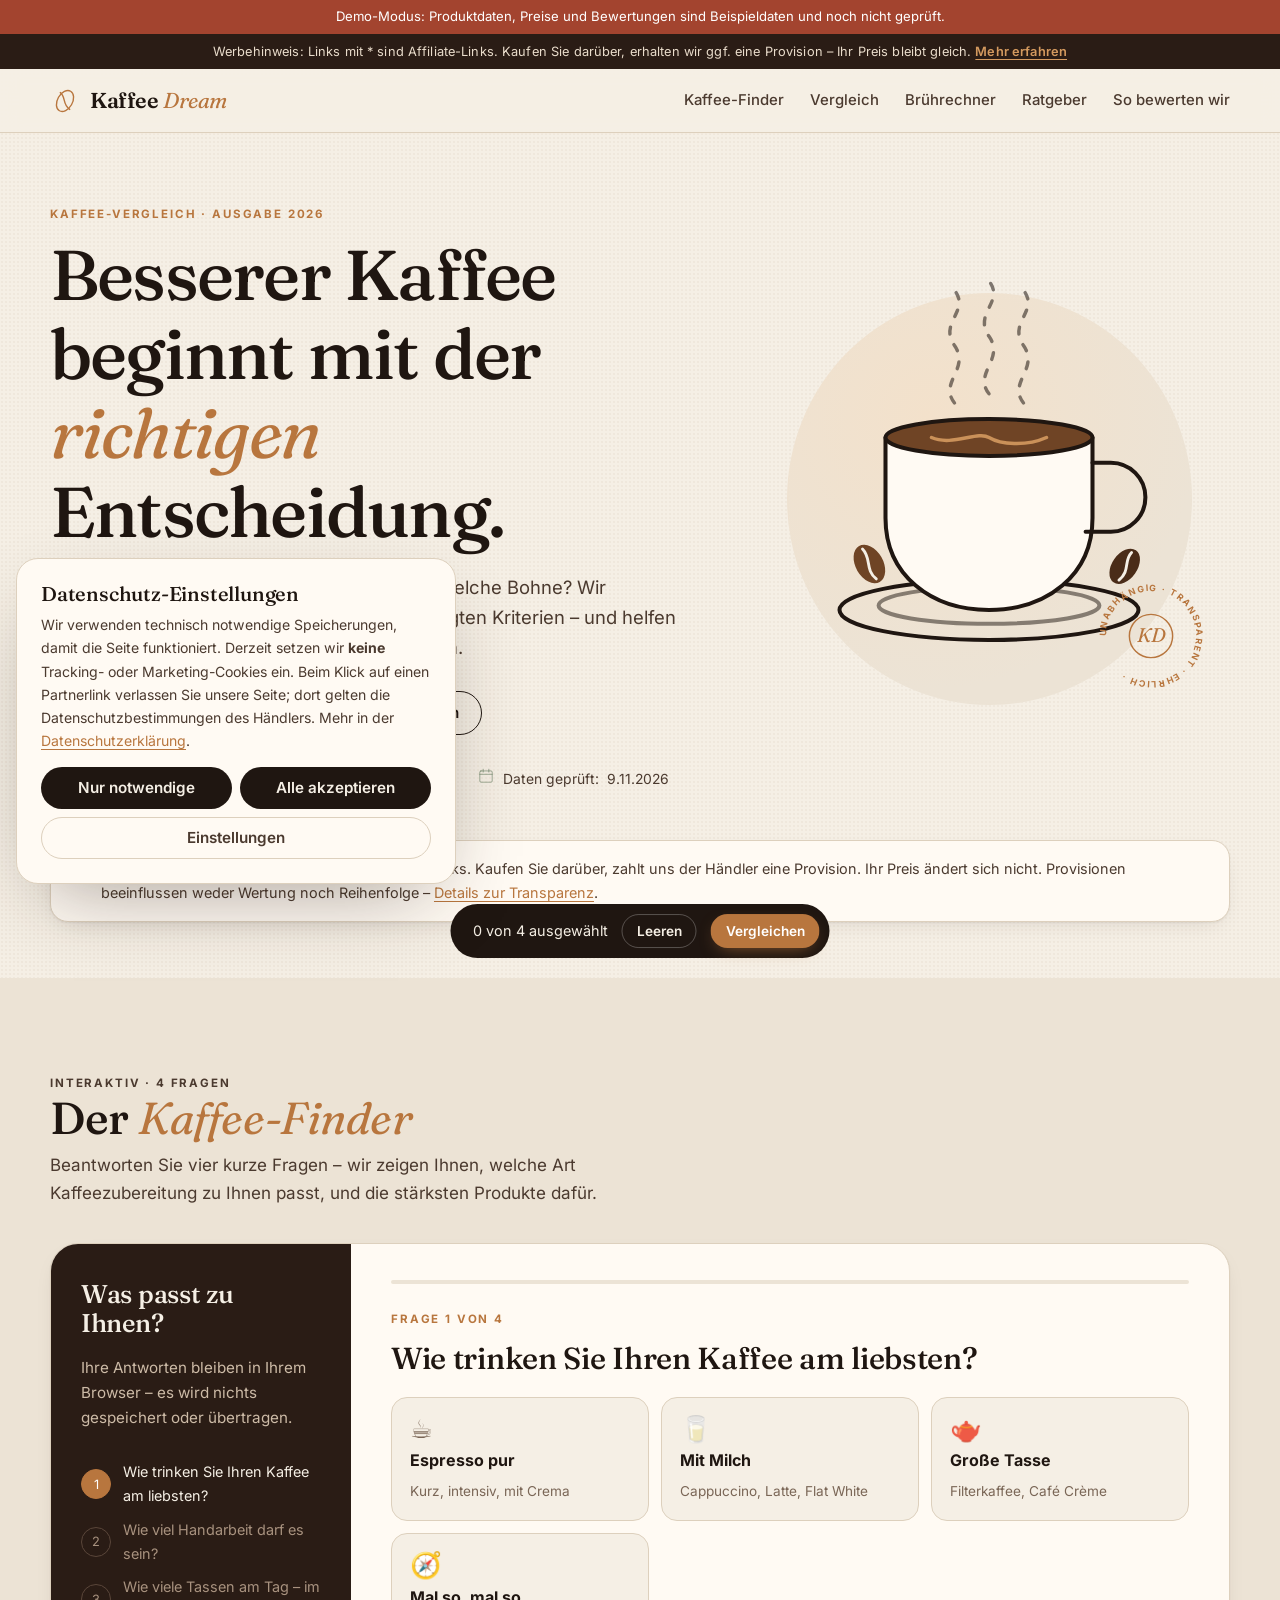
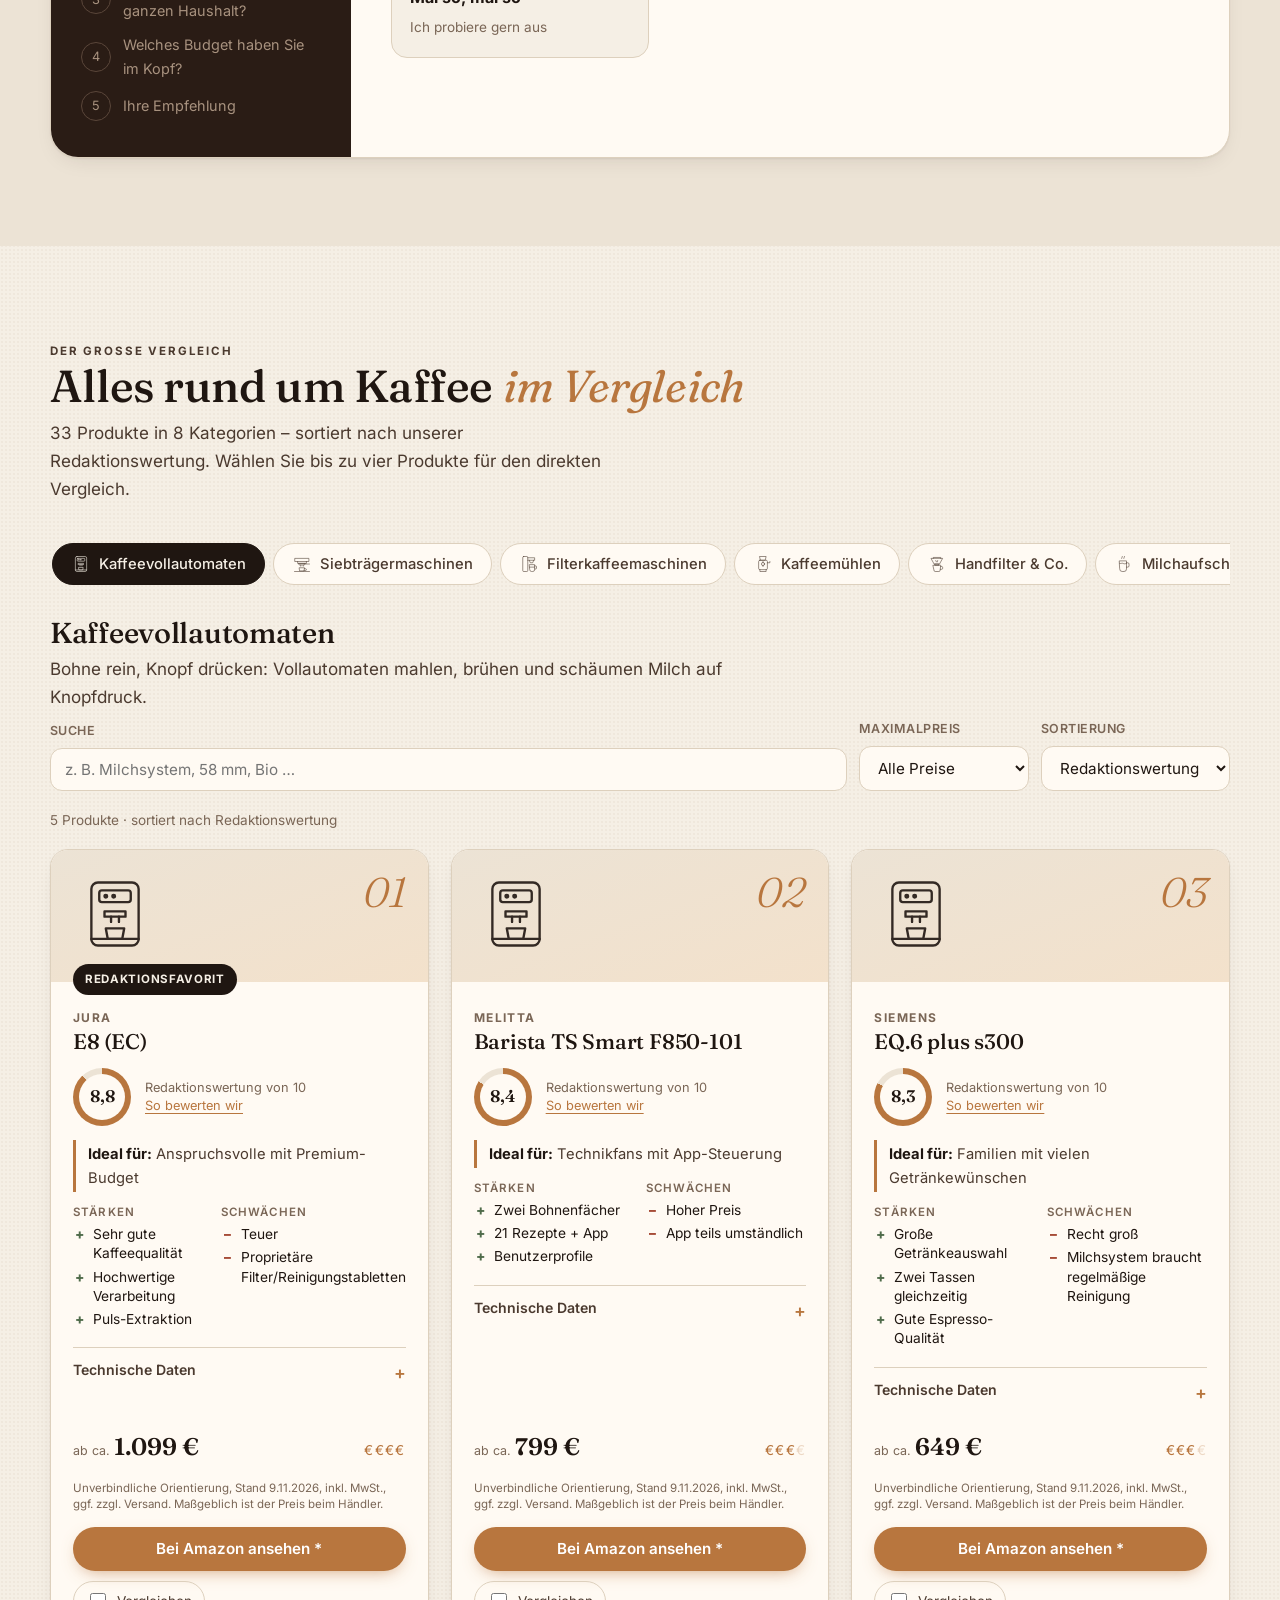
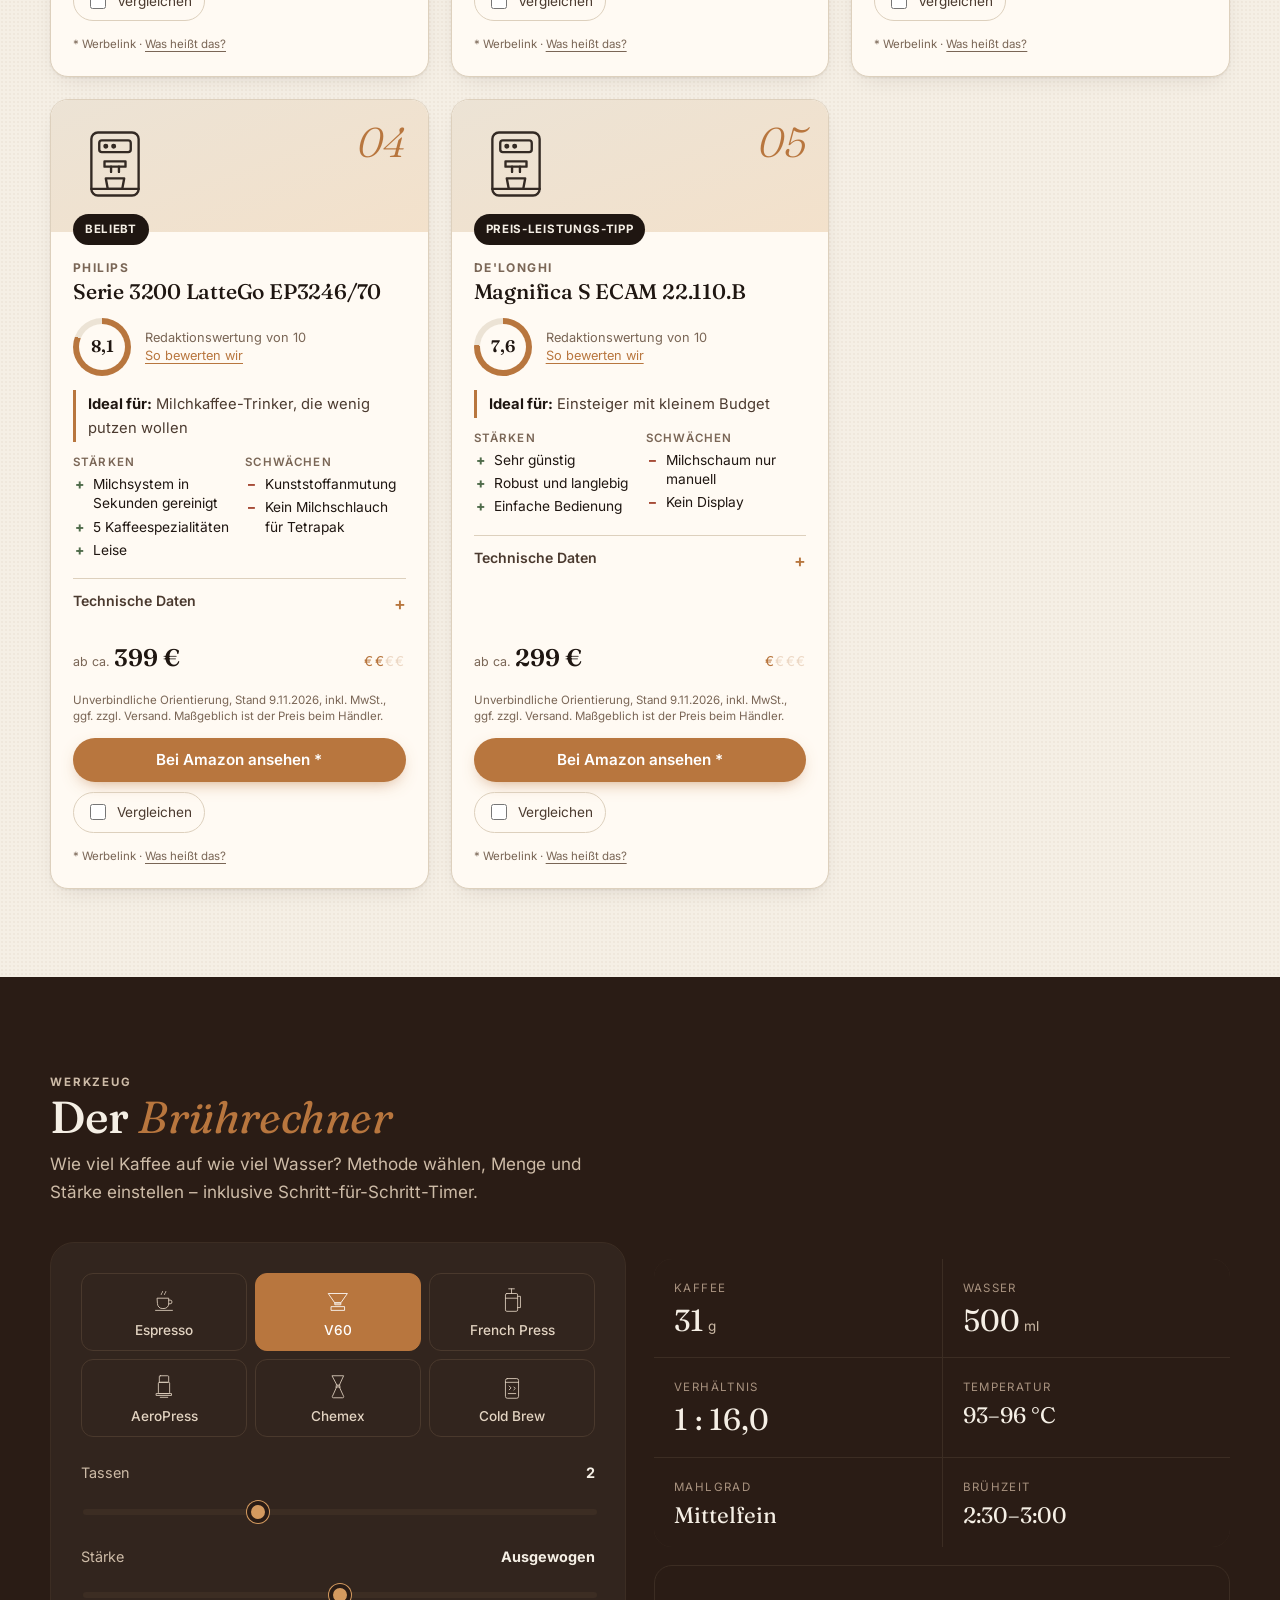
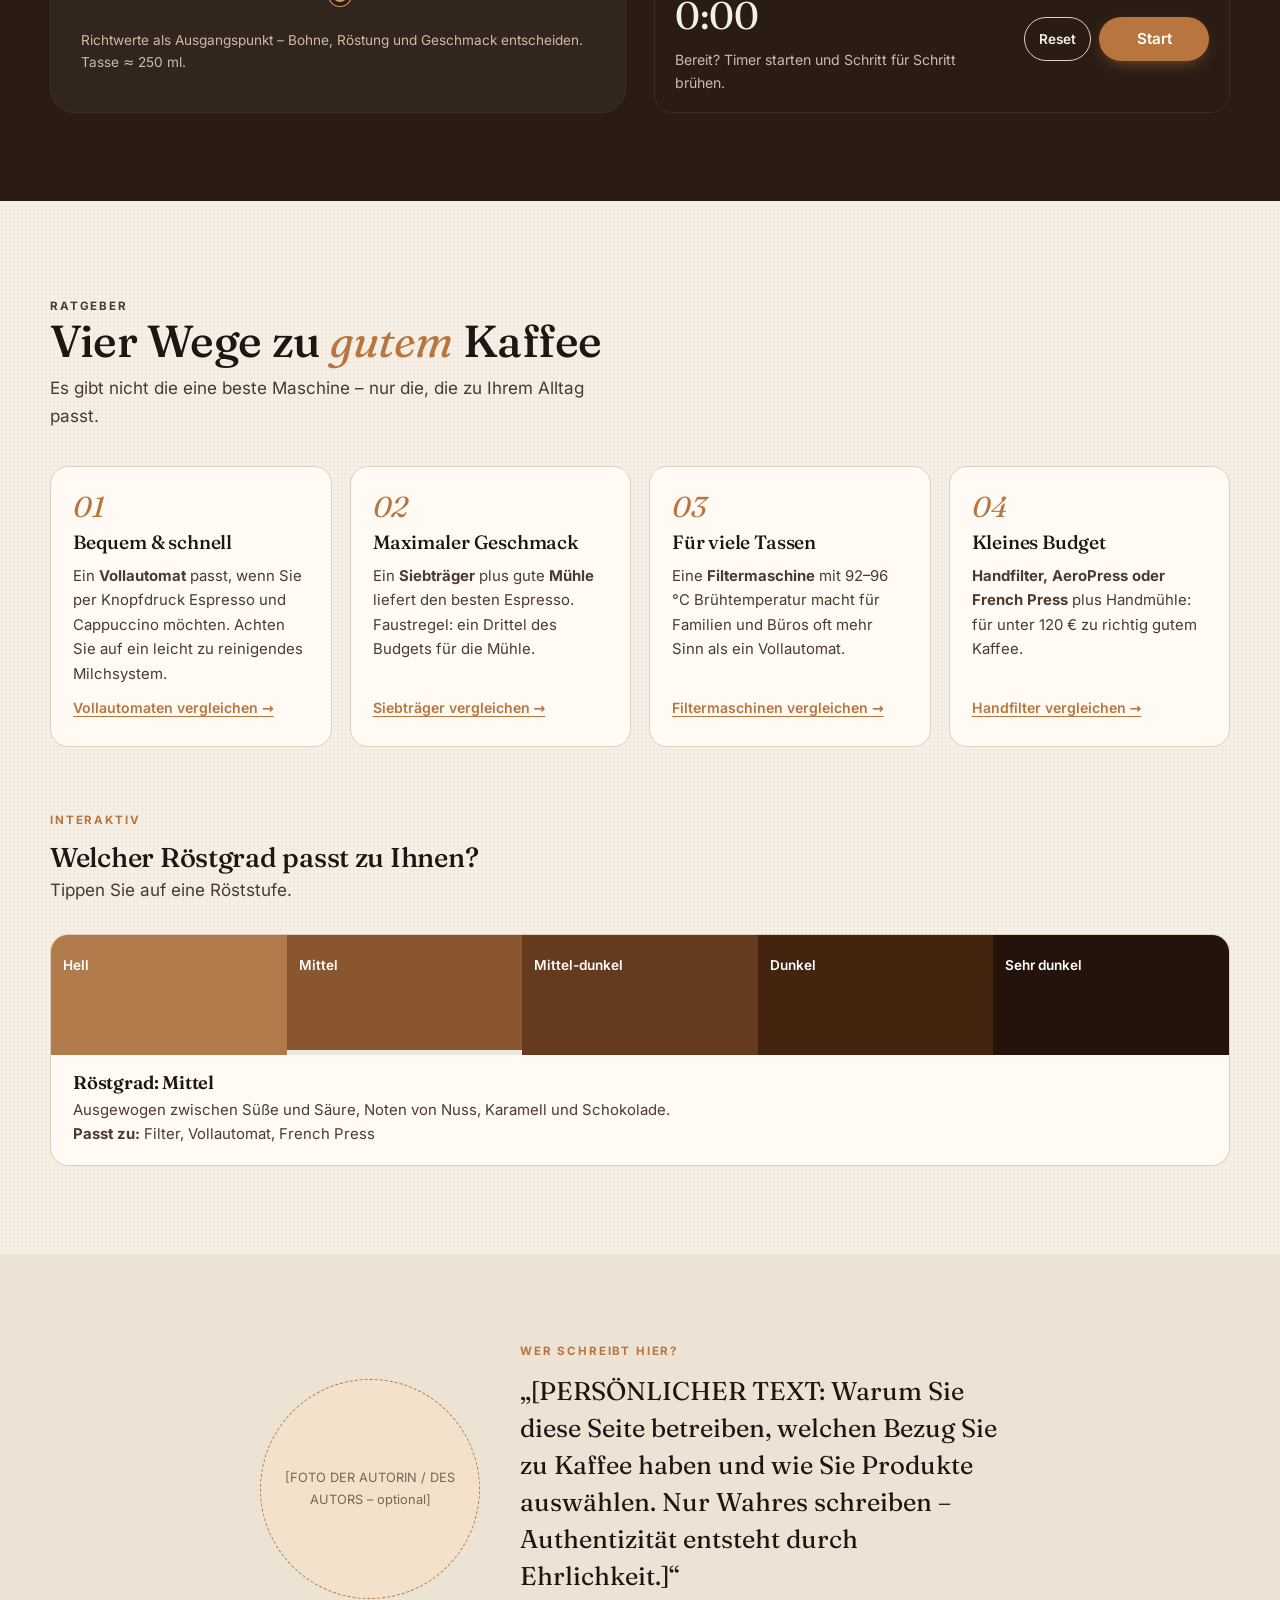
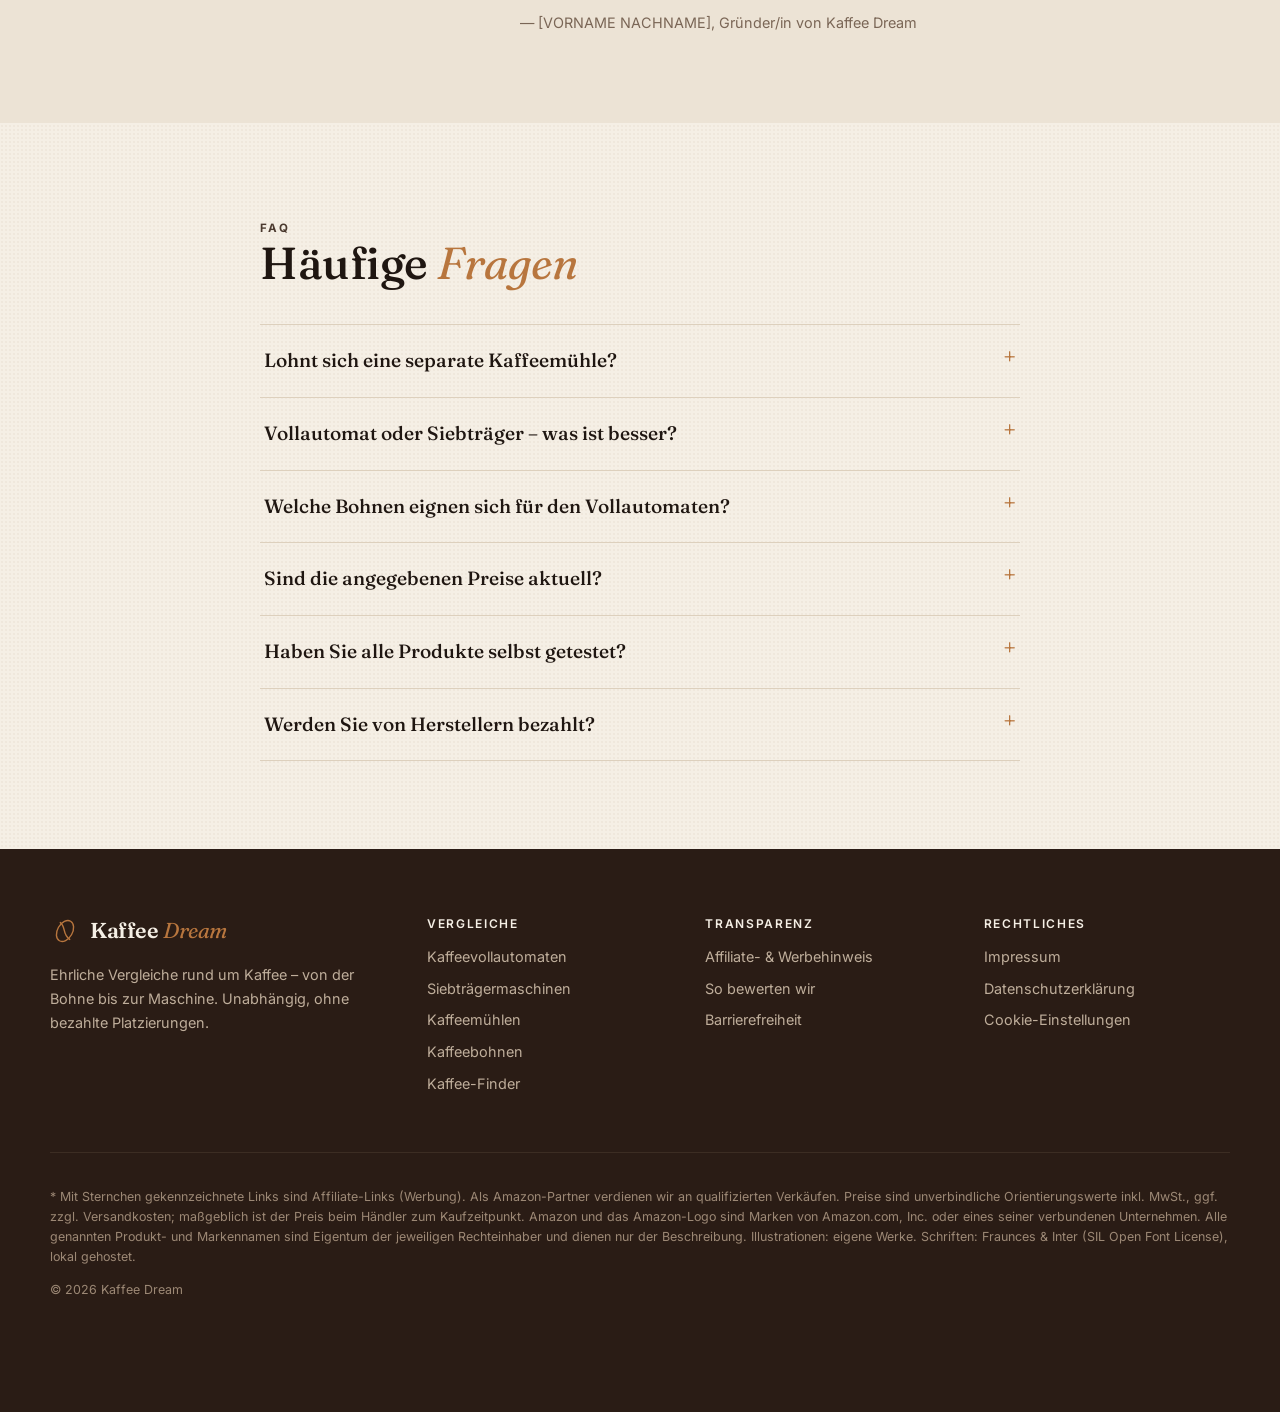
<file: index.html>
<!DOCTYPE html>
<html lang="de">
<head>
<meta charset="utf-8">
<meta name="viewport" content="width=device-width, initial-scale=1">
<title>Kaffee-Vergleich 2026: Vollautomaten, Siebträger, Mühlen & Bohnen | Kaffee Dream</title>
<meta name="description" content="Kaffee-Vergleich: Vollautomaten, Siebträger, Filtermaschinen, Mühlen, Bohnen und Zubehör nach transparenten Kriterien. Mit Vergleichsfunktion.">
<meta name="referrer" content="strict-origin-when-cross-origin">
<meta name="theme-color" content="#2a1c15">
<link rel="preload" href="assets/fonts/fraunces-latin-wght-normal.woff2" as="font" type="font/woff2" crossorigin>
<link rel="preload" href="assets/fonts/inter-latin-wght-normal.woff2" as="font" type="font/woff2" crossorigin>
<link rel="stylesheet" href="assets/css/style.css">
<link rel="icon" href="data:image/svg+xml,%3Csvg xmlns='http://www.w3.org/2000/svg' viewBox='0 0 64 64'%3E%3Ccircle cx='32' cy='32' r='32' fill='%232a1c15'/%3E%3Cellipse cx='32' cy='32' rx='12' ry='19' transform='rotate(30 32 32)' fill='none' stroke='%23d49a5f' stroke-width='4'/%3E%3Cpath d='M24 17c10 7 3 21 16 30' fill='none' stroke='%23d49a5f' stroke-width='4' stroke-linecap='round'/%3E%3C/svg%3E">
<script type="application/ld+json" id="schema-itemlist">{}</script>
</head>
<body>
<a class="skip-link" href="#main">Zum Inhalt springen</a>
<div class="ad-bar" role="note">Werbehinweis: Links mit * sind Affiliate-Links. Kaufen Sie darüber, erhalten wir ggf. eine Provision – Ihr Preis bleibt gleich. <a href="affiliate-hinweis.html">Mehr erfahren</a></div>
<header class="site-header">
  <div class="container">
    <a class="logo" href="index.html" aria-label="Kaffee Dream – Startseite"><svg viewBox="0 0 64 64" fill="none" stroke="currentColor" stroke-width="3" stroke-linecap="round" stroke-linejoin="round" aria-hidden="true"><ellipse cx="32" cy="32" rx="16" ry="24" transform="rotate(30 32 32)"/><path d="M22 14c12 8 4 26 20 36"/></svg><span>Kaffee <em>Dream</em></span></a>
    <button class="nav-toggle" type="button" aria-expanded="false" aria-controls="main-nav">Menü</button>
    <nav class="main-nav" id="main-nav" aria-label="Hauptnavigation"><a href="index.html#finder">Kaffee-Finder</a><a href="index.html#vergleich">Vergleich</a><a href="index.html#brueh-rechner">Brührechner</a><a href="index.html#ratgeber">Ratgeber</a><a href="testverfahren.html">So bewerten wir</a></nav>
  </div>
</header>
<main id="main">
  <section class="hero">
    <div class="container hero-grid">
      <div>
        <p class="eyebrow">Kaffee-Vergleich · Ausgabe 2026</p>
        <h1>Besserer Kaffee beginnt mit der <em>richtigen</em> Entscheidung.</h1>
        <p class="lead">Vollautomat oder Siebträger? Welche Mühle, welche Bohne? Wir vergleichen Kaffee-Equipment nach offengelegten Kriterien – und helfen Ihnen in zwei Minuten, das Passende zu finden.</p>
        <div class="hero-actions">
          <a class="btn btn-crema" href="#finder">Kaffee-Finder starten →</a>
          <a class="btn btn-outline" href="#vergleich">Direkt zum Vergleich</a>
        </div>
        <ul class="trust">
          <li><span data-icon="check"></span>Keine bezahlten Platzierungen</li>
          <li><span data-icon="scale"></span>Kriterien offengelegt</li>
          <li><span data-icon="calendar"></span>Daten geprüft: <span data-last-checked>–</span></li>
        </ul>
      </div>
      <div class="hero-art"><div class="disc"></div><svg class="cup" viewBox="0 0 400 400" fill="none" stroke="currentColor" stroke-width="3.5" stroke-linecap="round" stroke-linejoin="round" aria-hidden="true">
  <g class="steam" stroke-width="3">
    <path d="M170 120c-14-18 14-30 0-50s14-30 0-48"/>
    <path d="M200 112c-14-18 14-30 0-50s14-30 0-48"/>
    <path d="M230 120c-14-18 14-30 0-50s14-30 0-48"/>
  </g>
  <ellipse cx="200" cy="300" rx="130" ry="26"/>
  <ellipse cx="200" cy="296" rx="96" ry="16" opacity=".5"/>
  <path d="M110 150h180v70c0 50-40 80-90 80s-90-30-90-80z" fill="var(--card)"/>
  <ellipse cx="200" cy="150" rx="90" ry="16" fill="#6f4425" stroke="currentColor"/>
  <path d="M150 150c18 8 40-6 50 0s32 8 50 0" stroke="#d49a5f" stroke-width="3" opacity=".9"/>
  <path d="M290 172h16a30 30 0 0 1 0 60h-22"/>
  <ellipse cx="96" cy="260" rx="12" ry="18" transform="rotate(-30 96 260)" fill="#6f4425" stroke="none"/>
  <path d="M90 247c8 8 2 18 12 26" stroke="var(--paper)" stroke-width="2.5"/>
  <ellipse cx="318" cy="262" rx="11" ry="17" transform="rotate(35 318 262)" fill="#4a2c18" stroke="none"/>
  <path d="M324 250c-7 7-1 16-11 24" stroke="var(--paper)" stroke-width="2.5"/>
</svg><svg class="stamp" viewBox="0 0 120 120" aria-hidden="true"><defs><path id="circ" d="M60 60m-46 0a46 46 0 1 1 92 0a46 46 0 1 1-92 0"/></defs>
<text font-family="Inter, sans-serif" font-size="9" font-weight="700" letter-spacing="1.5" fill="currentColor"><textPath href="#circ">UNABHÄNGIG · TRANSPARENT · EHRLICH · </textPath></text>
<circle cx="60" cy="60" r="22" fill="none" stroke="currentColor" stroke-width="1.5"/><text x="60" y="66" text-anchor="middle" font-family="Fraunces, serif" font-style="italic" font-size="20" fill="currentColor">KD</text></svg></div>
    </div>
    <div class="container" style="margin-top:48px">
      <div class="disclosure" role="note"><span data-icon="info"></span><div><strong>So finanzieren wir uns:</strong> Links mit * sind Affiliate-Links. Kaufen Sie darüber, zahlt uns der Händler eine Provision. Ihr Preis ändert sich nicht. Provisionen beeinflussen weder Wertung noch Reihenfolge – <a href="affiliate-hinweis.html">Details zur Transparenz</a>.</div></div>
    </div>
  </section>

  <section class="section tint" id="finder-section" aria-labelledby="finder-title">
    <div class="container">
      <div class="section-head reveal">
        <div><p class="eyebrow">Interaktiv · 4 Fragen</p><h2 id="finder-title">Der <em>Kaffee-Finder</em></h2>
        <p>Beantworten Sie vier kurze Fragen – wir zeigen Ihnen, welche Art Kaffeezubereitung zu Ihnen passt, und die stärksten Produkte dafür.</p></div>
      </div>
      <div class="finder reveal" id="finder">
        <aside class="finder-side">
          <h3>Was passt zu Ihnen?</h3>
          <p>Ihre Antworten bleiben in Ihrem Browser – es wird nichts gespeichert oder übertragen.</p>
          <ol class="steps"></ol>
        </aside>
        <div class="finder-main" aria-live="polite"></div>
      </div>
      <noscript><p>Der Kaffee-Finder benötigt JavaScript.</p></noscript>
    </div>
  </section>

  <section class="section" id="vergleich" aria-labelledby="vergleich-title">
    <div class="container">
      <div class="section-head reveal">
        <div><p class="eyebrow">Der große Vergleich</p><h2 id="vergleich-title">Alles rund um Kaffee <em>im Vergleich</em></h2>
        <p><span data-product-count>34</span> Produkte in 8 Kategorien – sortiert nach unserer Redaktionswertung. Wählen Sie bis zu vier Produkte für den direkten Vergleich.</p></div>
      </div>
      <div class="tabs" id="tabs" role="tablist" aria-label="Produktkategorien"></div>
      <h3 id="cat-title" style="font-size:1.8rem;font-weight:500;margin:18px 0 6px">Vergleich</h3>
      <p class="cat-intro" id="cat-intro"></p>
      <form class="toolbar" onsubmit="return false" aria-label="Filter und Sortierung">
        <label class="field grow">Suche
          <input type="search" id="search" placeholder="z. B. Milchsystem, 58 mm, Bio …" autocomplete="off">
        </label>
        <label class="field">Maximalpreis
          <select id="maxprice">
            <option value="">Alle Preise</option>
            <option value="50">bis 50 €</option>
            <option value="150">bis 150 €</option>
            <option value="300">bis 300 €</option>
            <option value="500">bis 500 €</option>
            <option value="1000">bis 1.000 €</option>
          </select>
        </label>
        <label class="field">Sortierung
          <select id="sort">
            <option value="score">Redaktionswertung</option>
            <option value="priceAsc">Preis aufsteigend</option>
            <option value="priceDesc">Preis absteigend</option>
            <option value="name">Name A–Z</option>
          </select>
        </label>
      </form>
      <p class="result-count" id="result-count" aria-live="polite"></p>
      <div class="grid" id="results" role="tabpanel"></div>
      <noscript><p class="empty">Für den interaktiven Vergleich wird JavaScript benötigt.</p></noscript>
    </div>
  </section>

  <section class="section dark" id="brueh-rechner" aria-labelledby="brew-title">
    <div class="container">
      <div class="section-head reveal">
        <div><p class="eyebrow">Werkzeug</p><h2 id="brew-title">Der <em>Brührechner</em></h2>
        <p>Wie viel Kaffee auf wie viel Wasser? Methode wählen, Menge und Stärke einstellen – inklusive Schritt-für-Schritt-Timer.</p></div>
      </div>
      <div class="brew reveal">
        <div class="brew-panel">
          <div class="methods" id="methods" role="group" aria-label="Brühmethode"></div>
          <div class="slider">
            <label for="brew-cups"><span id="brew-cups-label">Tassen</span><output id="brew-cups-out" for="brew-cups">2</output></label>
            <input type="range" id="brew-cups" min="1" max="4" value="2">
          </div>
          <div class="slider">
            <label for="brew-str">Stärke<output id="brew-str-out" for="brew-str">Ausgewogen</output></label>
            <input type="range" id="brew-str" min="1" max="3" value="2">
          </div>
          <p class="muted" style="font-size:.85rem;margin:0">Richtwerte als Ausgangspunkt – Bohne, Röstung und Geschmack entscheiden. Tasse ≈ 250 ml.</p>
        </div>
        <div>
          <dl class="brew-out" aria-live="polite">
            <div><dt>Kaffee</dt><dd id="out-coffee">–</dd></div>
            <div><dt>Wasser</dt><dd id="out-water">–</dd></div>
            <div><dt>Verhältnis</dt><dd id="out-ratio">–</dd></div>
            <div><dt>Temperatur</dt><dd id="out-temp" style="font-size:1.4rem">–</dd></div>
            <div><dt>Mahlgrad</dt><dd id="out-grind" style="font-size:1.4rem">–</dd></div>
            <div><dt>Brühzeit</dt><dd id="out-time" style="font-size:1.4rem">–</dd></div>
          </dl>
          <div class="timer">
            <div><div class="timer-time" id="timer-time" aria-live="off">0:00</div><div class="timer-step" id="timer-step" aria-live="polite"></div></div>
            <div style="display:flex;gap:8px"><button type="button" class="btn btn-ghost btn-sm" id="timer-reset" style="color:inherit">Reset</button><button type="button" class="btn btn-crema" id="timer-btn">Start</button></div>
          </div>
        </div>
      </div>
    </div>
  </section>

  <section class="section" id="ratgeber" aria-labelledby="ratgeber-title">
    <div class="container">
      <div class="section-head reveal">
        <div><p class="eyebrow">Ratgeber</p><h2 id="ratgeber-title">Vier Wege zu <em>gutem</em> Kaffee</h2>
        <p>Es gibt nicht die eine beste Maschine – nur die, die zu Ihrem Alltag passt.</p></div>
      </div>
      <div class="guide-grid">
        <article class="guide reveal"><span class="num">01</span><h3>Bequem &amp; schnell</h3><p>Ein <strong>Vollautomat</strong> passt, wenn Sie per Knopfdruck Espresso und Cappuccino möchten. Achten Sie auf ein leicht zu reinigendes Milchsystem.</p><a href="#vollautomat" data-goto="vollautomat">Vollautomaten vergleichen →</a></article>
        <article class="guide reveal"><span class="num">02</span><h3>Maximaler Geschmack</h3><p>Ein <strong>Siebträger</strong> plus gute <strong>Mühle</strong> liefert den besten Espresso. Faustregel: ein Drittel des Budgets für die Mühle.</p><a href="#siebtraeger" data-goto="siebtraeger">Siebträger vergleichen →</a></article>
        <article class="guide reveal"><span class="num">03</span><h3>Für viele Tassen</h3><p>Eine <strong>Filtermaschine</strong> mit 92–96 °C Brühtemperatur macht für Familien und Büros oft mehr Sinn als ein Vollautomat.</p><a href="#filter" data-goto="filter">Filtermaschinen vergleichen →</a></article>
        <article class="guide reveal"><span class="num">04</span><h3>Kleines Budget</h3><p><strong>Handfilter, AeroPress oder French Press</strong> plus Handmühle: für unter 120 € zu richtig gutem Kaffee.</p><a href="#handbrew" data-goto="handbrew">Handfilter vergleichen →</a></article>
      </div>

      <div class="roast-wrap reveal" style="margin-top:64px">
        <p class="eyebrow">Interaktiv</p>
        <h3 style="font-size:1.7rem;font-weight:500;margin:0 0 4px">Welcher Röstgrad passt zu Ihnen?</h3>
        <p style="color:var(--ink-2);margin:0">Tippen Sie auf eine Röststufe.</p>
        <div class="roast" id="roast" role="group" aria-label="Röstgrade"></div>
        <div class="roast-info" id="roast-info" aria-live="polite"></div>
      </div>
    </div>
  </section>

  <section class="section tint" aria-labelledby="about-title">
    <div class="narrow about reveal">
      <div class="about-photo">[FOTO DER AUTORIN / DES AUTORS – optional]</div>
      <div>
        <p class="eyebrow" id="about-title">Wer schreibt hier?</p>
        <blockquote>„[PERSÖNLICHER TEXT: Warum Sie diese Seite betreiben, welchen Bezug Sie zu Kaffee haben und wie Sie Produkte auswählen. Nur Wahres schreiben – Authentizität entsteht durch Ehrlichkeit.]“</blockquote>
        <cite>— [VORNAME NACHNAME], Gründer/in von Kaffee Dream</cite>
      </div>
    </div>
  </section>

  <section class="section" aria-labelledby="faq-title">
    <div class="narrow">
      <div class="section-head reveal"><div><p class="eyebrow">FAQ</p><h2 id="faq-title">Häufige <em>Fragen</em></h2></div></div>
      <div class="faq reveal">
        <details><summary>Lohnt sich eine separate Kaffeemühle?</summary><p>Ja, sobald Sie nicht mit einem Vollautomaten arbeiten. Frisch gemahlener Kaffee verliert sein Aroma innerhalb von Minuten – vorgemahlener Kaffee schmeckt spürbar flacher.</p></details>
        <details><summary>Vollautomat oder Siebträger – was ist besser?</summary><p>Das hängt von Ihren Prioritäten ab: Vollautomaten sind komfortabel, Siebträger bieten mehr Geschmack und Kontrolle. Wer wenig Zeit hat, ist mit einem Vollautomaten meist glücklicher. Der Kaffee-Finder oben hilft bei der Entscheidung.</p></details>
        <details><summary>Welche Bohnen eignen sich für den Vollautomaten?</summary><p>Mittel geröstete Bohnen ohne ölige Oberfläche. Sehr dunkle, ölige Röstungen können das Mahlwerk verkleben.</p></details>
        <details><summary>Sind die angegebenen Preise aktuell?</summary><p>Nicht tagesaktuell. Die Preise sind unverbindliche Orientierungswerte zum angegebenen Stand. Den verbindlichen Preis sehen Sie beim Händler.</p></details>
        <details><summary>Haben Sie alle Produkte selbst getestet?</summary><p>Nein – und das sagen wir offen. Unsere Wertungen beruhen auf den Kriterien, die wir unter <a href="testverfahren.html">„So bewerten wir“</a> beschreiben. Wo wir ein Produkt selbst genutzt haben, steht das ausdrücklich dabei.</p></details>
        <details><summary>Werden Sie von Herstellern bezahlt?</summary><p>Nein. Wir finanzieren uns über Affiliate-Provisionen der Händler. Hersteller können keine Platzierungen kaufen. Details im <a href="affiliate-hinweis.html">Transparenzhinweis</a>.</p></details>
      </div>
    </div>
  </section>
</main>

<div class="compare-bar" id="compare-bar" aria-live="polite">
  <span id="compare-count"></span>
  <button type="button" class="btn btn-ghost btn-sm" id="compare-clear">Leeren</button>
  <button type="button" class="btn btn-crema btn-sm" id="compare-open">Vergleichen</button>
</div>

<dialog id="compare-dialog" aria-labelledby="compare-title">
  <div class="dialog-head">
    <h2 id="compare-title">Ihr Produktvergleich</h2>
    <button type="button" class="btn btn-ghost btn-sm" id="compare-close" aria-label="Vergleich schließen">Schließen ✕</button>
  </div>
  <div class="dialog-body" id="compare-content"></div>
</dialog>
<footer class="site-footer">
  <div class="container">
    <div class="footer-top">
      <div>
        <a class="logo" href="index.html"><svg viewBox="0 0 64 64" fill="none" stroke="currentColor" stroke-width="3" stroke-linecap="round" stroke-linejoin="round" aria-hidden="true"><ellipse cx="32" cy="32" rx="16" ry="24" transform="rotate(30 32 32)"/><path d="M22 14c12 8 4 26 20 36"/></svg><span>Kaffee <em>Dream</em></span></a>
        <p>Ehrliche Vergleiche rund um Kaffee – von der Bohne bis zur Maschine. Unabhängig, ohne bezahlte Platzierungen.</p>
      </div>
      <div>
        <h4>Vergleiche</h4>
        <ul>
          <li><a href="index.html#vollautomat">Kaffeevollautomaten</a></li>
          <li><a href="index.html#siebtraeger">Siebträgermaschinen</a></li>
          <li><a href="index.html#muehle">Kaffeemühlen</a></li>
          <li><a href="index.html#bohnen">Kaffeebohnen</a></li>
          <li><a href="index.html#finder">Kaffee-Finder</a></li>
        </ul>
      </div>
      <div>
        <h4>Transparenz</h4>
        <ul>
          <li><a href="affiliate-hinweis.html">Affiliate- &amp; Werbehinweis</a></li>
          <li><a href="testverfahren.html">So bewerten wir</a></li>
          <li><a href="barrierefreiheit.html">Barrierefreiheit</a></li>
        </ul>
      </div>
      <div>
        <h4>Rechtliches</h4>
        <ul>
          <li><a href="impressum.html">Impressum</a></li>
          <li><a href="datenschutz.html">Datenschutzerklärung</a></li>
          <li><button type="button" class="link-button" data-open-consent>Cookie-Einstellungen</button></li>
        </ul>
      </div>
    </div>
    <div class="footer-legal">
      <p>* Mit Sternchen gekennzeichnete Links sind Affiliate-Links (Werbung). Als Amazon-Partner verdienen wir an qualifizierten Verkäufen.
      Preise sind unverbindliche Orientierungswerte inkl. MwSt., ggf. zzgl. Versandkosten; maßgeblich ist der Preis beim Händler zum Kaufzeitpunkt.
      Amazon und das Amazon-Logo sind Marken von Amazon.com, Inc. oder eines seiner verbundenen Unternehmen. Alle genannten Produkt- und Markennamen sind Eigentum der jeweiligen Rechteinhaber und dienen nur der Beschreibung.
      Illustrationen: eigene Werke. Schriften: Fraunces &amp; Inter (SIL Open Font License), lokal gehostet.</p>
      <p>© <span data-year>2026</span> Kaffee Dream</p>
    </div>
  </div>
</footer>
<script src="assets/js/config.js"></script>
<script src="assets/js/icons.js"></script>
<script src="assets/js/consent.js"></script>
<script src="assets/js/site.js"></script>
<script src="data/products.js"></script>
<script src="assets/js/app.js"></script>
<script src="assets/js/finder.js"></script>
<script>
document.addEventListener("click", function (e) {
  var a = e.target.closest("[data-goto]");
  if (a && window.KD) { e.preventDefault(); window.KD.showCategory(a.getAttribute("data-goto")); }
});
</script>
</body>
</html>
</file>
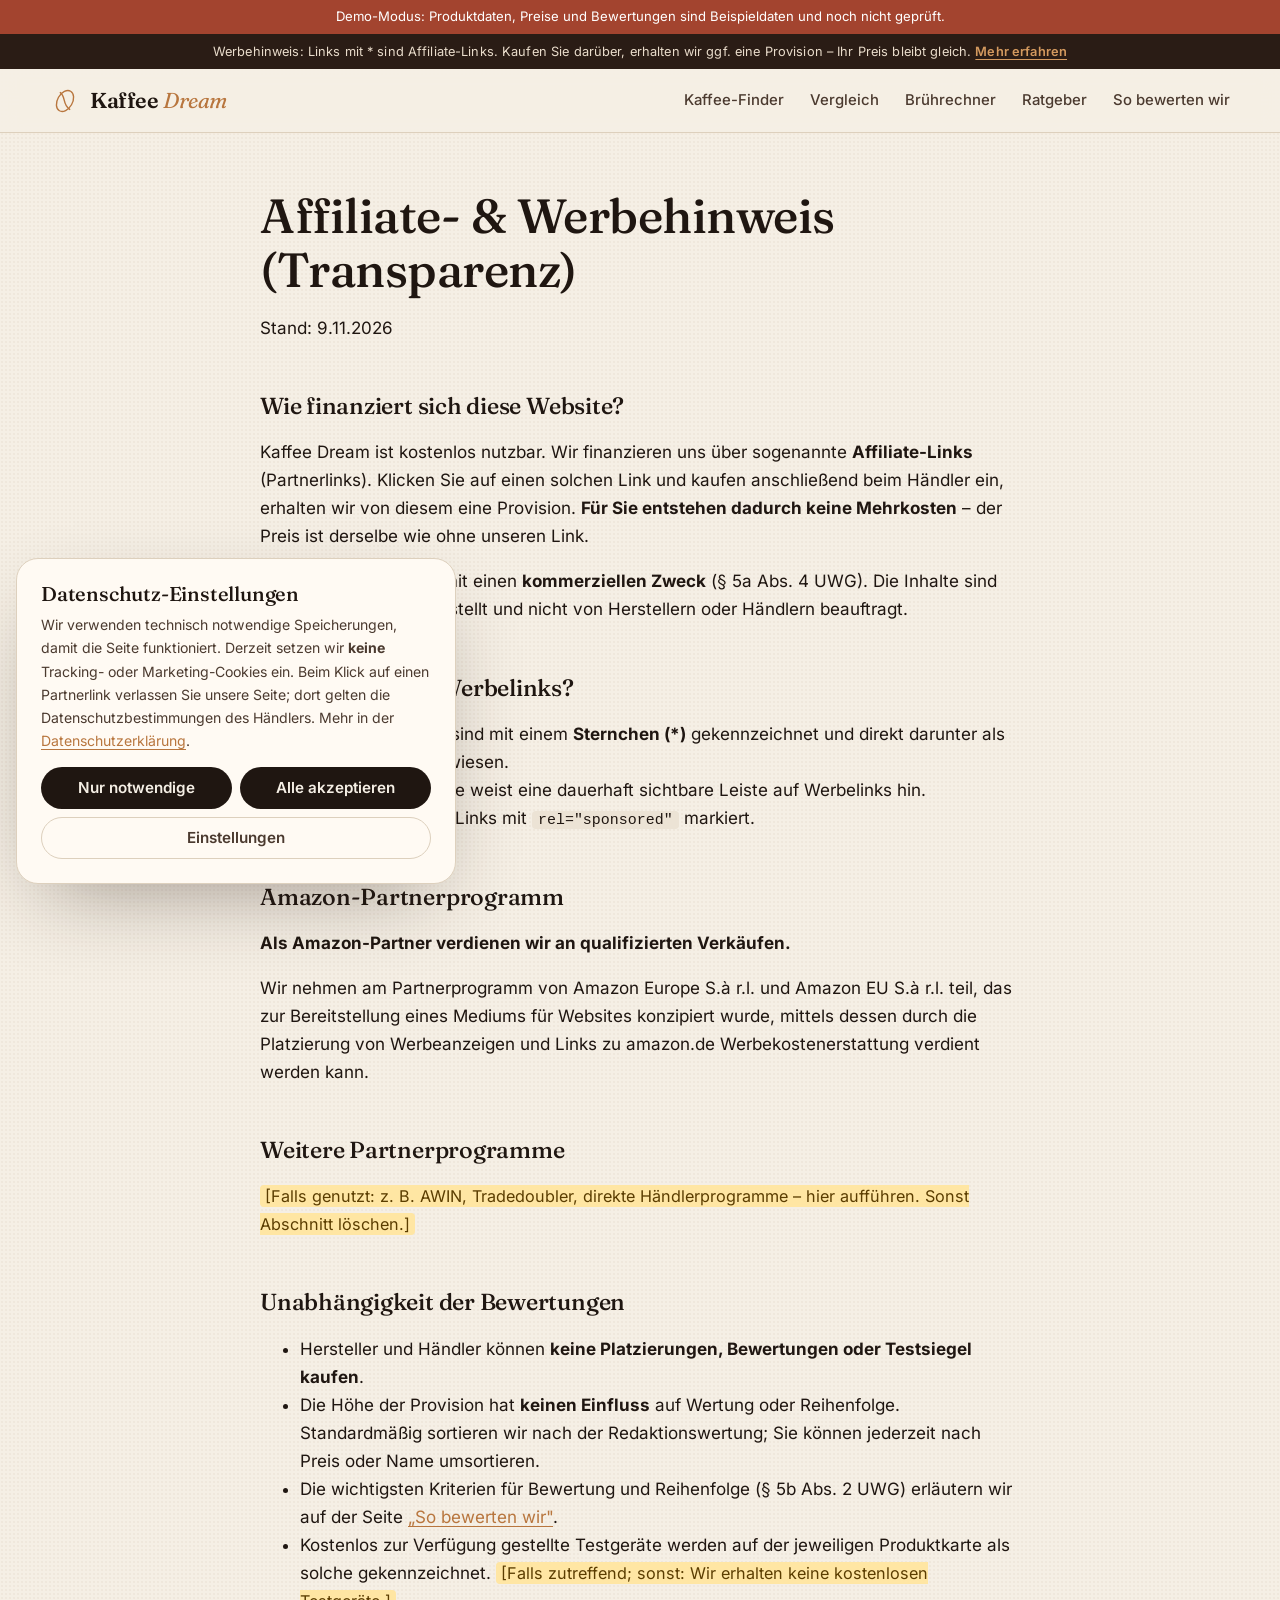
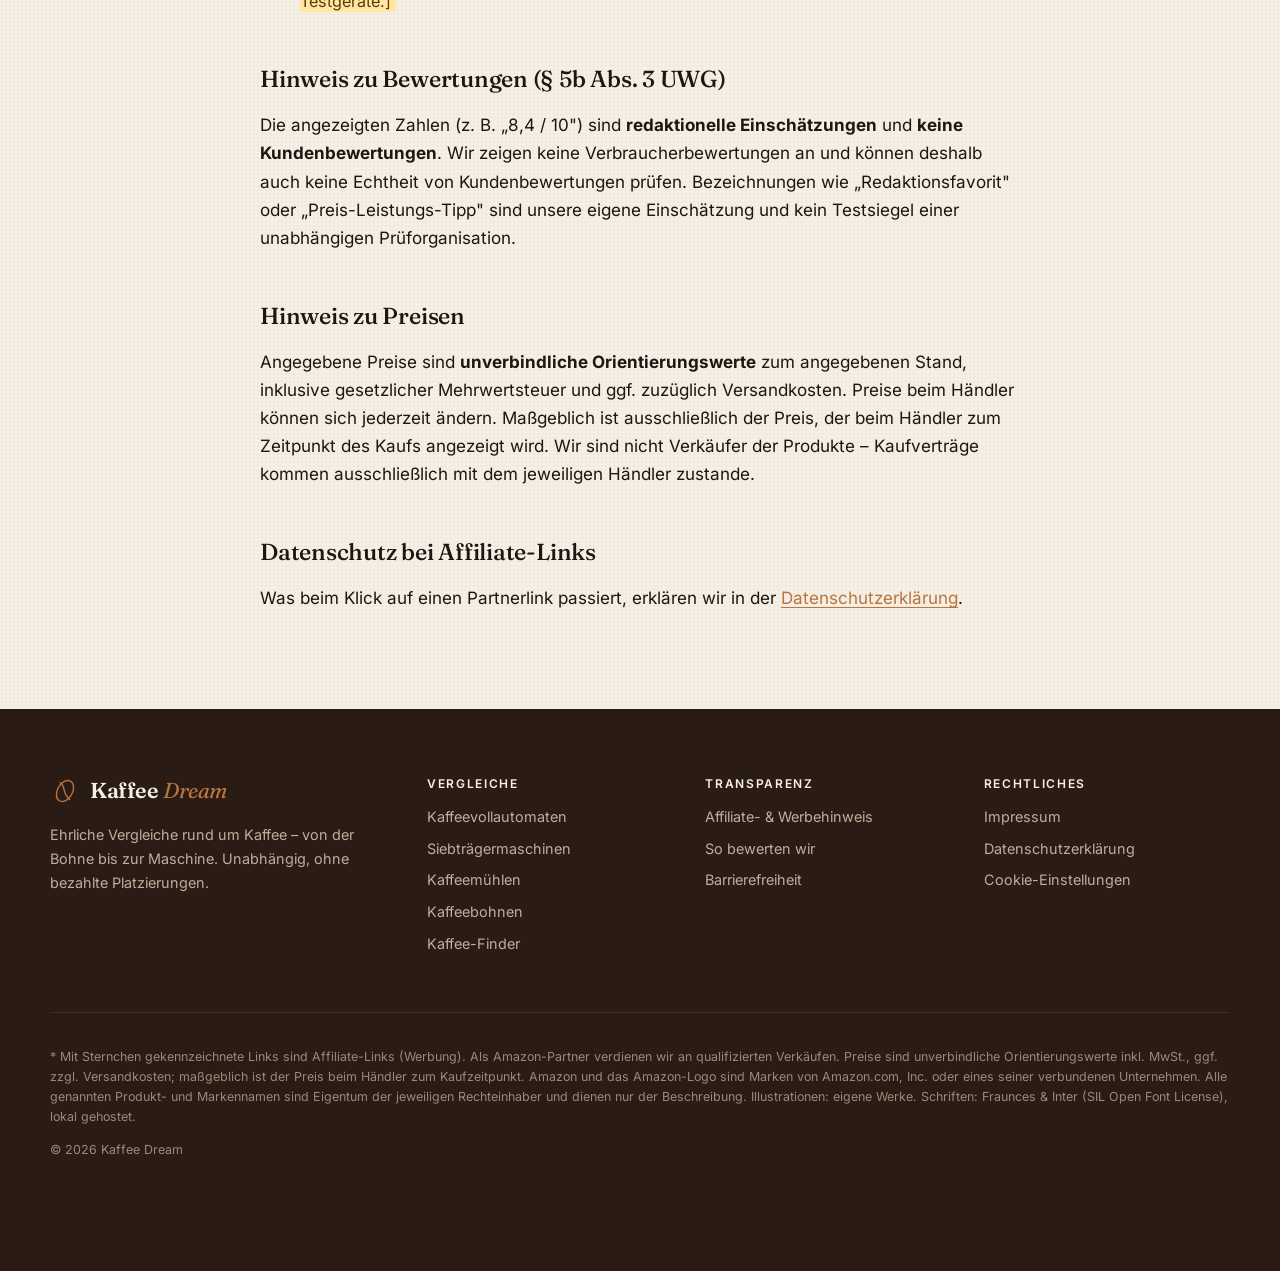
<file: affiliate-hinweis.html>
<!DOCTYPE html>
<html lang="de">
<head>
<meta charset="utf-8">
<meta name="viewport" content="width=device-width, initial-scale=1">
<title>Affiliate- & Werbehinweis | Kaffee Dream</title>
<meta name="description" content="Transparenz: Wie sich Kaffee Dream über Affiliate-Links finanziert und wie Werbelinks gekennzeichnet sind.">
<meta name="referrer" content="strict-origin-when-cross-origin">
<meta name="theme-color" content="#2a1c15">
<link rel="preload" href="assets/fonts/fraunces-latin-wght-normal.woff2" as="font" type="font/woff2" crossorigin>
<link rel="preload" href="assets/fonts/inter-latin-wght-normal.woff2" as="font" type="font/woff2" crossorigin>
<link rel="stylesheet" href="assets/css/style.css">
<link rel="icon" href="data:image/svg+xml,%3Csvg xmlns='http://www.w3.org/2000/svg' viewBox='0 0 64 64'%3E%3Ccircle cx='32' cy='32' r='32' fill='%232a1c15'/%3E%3Cellipse cx='32' cy='32' rx='12' ry='19' transform='rotate(30 32 32)' fill='none' stroke='%23d49a5f' stroke-width='4'/%3E%3Cpath d='M24 17c10 7 3 21 16 30' fill='none' stroke='%23d49a5f' stroke-width='4' stroke-linecap='round'/%3E%3C/svg%3E">
</head>
<body>
<a class="skip-link" href="#main">Zum Inhalt springen</a>
<div class="ad-bar" role="note">Werbehinweis: Links mit * sind Affiliate-Links. Kaufen Sie darüber, erhalten wir ggf. eine Provision – Ihr Preis bleibt gleich. <a href="affiliate-hinweis.html">Mehr erfahren</a></div>
<header class="site-header">
  <div class="container">
    <a class="logo" href="index.html" aria-label="Kaffee Dream – Startseite"><svg viewBox="0 0 64 64" fill="none" stroke="currentColor" stroke-width="3" stroke-linecap="round" stroke-linejoin="round" aria-hidden="true"><ellipse cx="32" cy="32" rx="16" ry="24" transform="rotate(30 32 32)"/><path d="M22 14c12 8 4 26 20 36"/></svg><span>Kaffee <em>Dream</em></span></a>
    <button class="nav-toggle" type="button" aria-expanded="false" aria-controls="main-nav">Menü</button>
    <nav class="main-nav" id="main-nav" aria-label="Hauptnavigation"><a href="index.html#finder">Kaffee-Finder</a><a href="index.html#vergleich">Vergleich</a><a href="index.html#brueh-rechner">Brührechner</a><a href="index.html#ratgeber">Ratgeber</a><a href="testverfahren.html">So bewerten wir</a></nav>
  </div>
</header>
<main id="main" class="narrow legal">
<h1>Affiliate- &amp; Werbehinweis (Transparenz)</h1>
<p>Stand: <span data-last-checked><span class="placeholder">[DATUM]</span></span></p>

<h2>Wie finanziert sich diese Website?</h2>
<p>Kaffee Dream ist kostenlos nutzbar. Wir finanzieren uns über sogenannte <strong>Affiliate-Links</strong> (Partnerlinks). Klicken Sie auf einen solchen Link und kaufen anschließend beim Händler ein, erhalten wir von diesem eine Provision. <strong>Für Sie entstehen dadurch keine Mehrkosten</strong> – der Preis ist derselbe wie ohne unseren Link.</p>
<p>Diese Seite verfolgt damit einen <strong>kommerziellen Zweck</strong> (§ 5a Abs. 4 UWG). Die Inhalte sind dennoch redaktionell erstellt und nicht von Herstellern oder Händlern beauftragt.</p>

<h2>Wie erkenne ich Werbelinks?</h2>
<ul>
  <li>Alle Affiliate-Links sind mit einem <strong>Sternchen (*)</strong> gekennzeichnet und direkt darunter als „Werbelink" ausgewiesen.</li>
  <li>Oben auf jeder Seite weist eine dauerhaft sichtbare Leiste auf Werbelinks hin.</li>
  <li>Technisch sind die Links mit <code>rel="sponsored"</code> markiert.</li>
</ul>

<h2>Amazon-Partnerprogramm</h2>
<p><strong>Als Amazon-Partner verdienen wir an qualifizierten Verkäufen.</strong></p>
<p>Wir nehmen am Partnerprogramm von Amazon Europe S.à r.l. und Amazon EU S.à r.l. teil, das zur Bereitstellung eines Mediums für Websites konzipiert wurde, mittels dessen durch die Platzierung von Werbeanzeigen und Links zu amazon.de Werbekostenerstattung verdient werden kann.</p>

<h2>Weitere Partnerprogramme</h2>
<p><span class="placeholder">[Falls genutzt: z. B. AWIN, Tradedoubler, direkte Händlerprogramme – hier aufführen. Sonst Abschnitt löschen.]</span></p>

<h2>Unabhängigkeit der Bewertungen</h2>
<ul>
  <li>Hersteller und Händler können <strong>keine Platzierungen, Bewertungen oder Testsiegel kaufen</strong>.</li>
  <li>Die Höhe der Provision hat <strong>keinen Einfluss</strong> auf Wertung oder Reihenfolge. Standardmäßig sortieren wir nach der Redaktionswertung; Sie können jederzeit nach Preis oder Name umsortieren.</li>
  <li>Die wichtigsten Kriterien für Bewertung und Reihenfolge (§ 5b Abs. 2 UWG) erläutern wir auf der Seite <a href="testverfahren.html">„So bewerten wir"</a>.</li>
  <li>Kostenlos zur Verfügung gestellte Testgeräte werden auf der jeweiligen Produktkarte als solche gekennzeichnet. <span class="placeholder">[Falls zutreffend; sonst: Wir erhalten keine kostenlosen Testgeräte.]</span></li>
</ul>

<h2>Hinweis zu Bewertungen (§ 5b Abs. 3 UWG)</h2>
<p>Die angezeigten Zahlen (z. B. „8,4 / 10") sind <strong>redaktionelle Einschätzungen</strong> und <strong>keine Kundenbewertungen</strong>. Wir zeigen keine Verbraucherbewertungen an und können deshalb auch keine Echtheit von Kundenbewertungen prüfen. Bezeichnungen wie „Redaktionsfavorit" oder „Preis-Leistungs-Tipp" sind unsere eigene Einschätzung und kein Testsiegel einer unabhängigen Prüforganisation.</p>

<h2>Hinweis zu Preisen</h2>
<p>Angegebene Preise sind <strong>unverbindliche Orientierungswerte</strong> zum angegebenen Stand, inklusive gesetzlicher Mehrwertsteuer und ggf. zuzüglich Versandkosten. Preise beim Händler können sich jederzeit ändern. Maßgeblich ist ausschließlich der Preis, der beim Händler zum Zeitpunkt des Kaufs angezeigt wird. Wir sind nicht Verkäufer der Produkte – Kaufverträge kommen ausschließlich mit dem jeweiligen Händler zustande.</p>

<h2>Datenschutz bei Affiliate-Links</h2>
<p>Was beim Klick auf einen Partnerlink passiert, erklären wir in der <a href="datenschutz.html#affiliate">Datenschutzerklärung</a>.</p>
</main>
<footer class="site-footer">
  <div class="container">
    <div class="footer-top">
      <div>
        <a class="logo" href="index.html"><svg viewBox="0 0 64 64" fill="none" stroke="currentColor" stroke-width="3" stroke-linecap="round" stroke-linejoin="round" aria-hidden="true"><ellipse cx="32" cy="32" rx="16" ry="24" transform="rotate(30 32 32)"/><path d="M22 14c12 8 4 26 20 36"/></svg><span>Kaffee <em>Dream</em></span></a>
        <p>Ehrliche Vergleiche rund um Kaffee – von der Bohne bis zur Maschine. Unabhängig, ohne bezahlte Platzierungen.</p>
      </div>
      <div>
        <h4>Vergleiche</h4>
        <ul>
          <li><a href="index.html#vollautomat">Kaffeevollautomaten</a></li>
          <li><a href="index.html#siebtraeger">Siebträgermaschinen</a></li>
          <li><a href="index.html#muehle">Kaffeemühlen</a></li>
          <li><a href="index.html#bohnen">Kaffeebohnen</a></li>
          <li><a href="index.html#finder">Kaffee-Finder</a></li>
        </ul>
      </div>
      <div>
        <h4>Transparenz</h4>
        <ul>
          <li><a href="affiliate-hinweis.html">Affiliate- &amp; Werbehinweis</a></li>
          <li><a href="testverfahren.html">So bewerten wir</a></li>
          <li><a href="barrierefreiheit.html">Barrierefreiheit</a></li>
        </ul>
      </div>
      <div>
        <h4>Rechtliches</h4>
        <ul>
          <li><a href="impressum.html">Impressum</a></li>
          <li><a href="datenschutz.html">Datenschutzerklärung</a></li>
          <li><button type="button" class="link-button" data-open-consent>Cookie-Einstellungen</button></li>
        </ul>
      </div>
    </div>
    <div class="footer-legal">
      <p>* Mit Sternchen gekennzeichnete Links sind Affiliate-Links (Werbung). Als Amazon-Partner verdienen wir an qualifizierten Verkäufen.
      Preise sind unverbindliche Orientierungswerte inkl. MwSt., ggf. zzgl. Versandkosten; maßgeblich ist der Preis beim Händler zum Kaufzeitpunkt.
      Amazon und das Amazon-Logo sind Marken von Amazon.com, Inc. oder eines seiner verbundenen Unternehmen. Alle genannten Produkt- und Markennamen sind Eigentum der jeweiligen Rechteinhaber und dienen nur der Beschreibung.
      Illustrationen: eigene Werke. Schriften: Fraunces &amp; Inter (SIL Open Font License), lokal gehostet.</p>
      <p>© <span data-year>2026</span> Kaffee Dream</p>
    </div>
  </div>
</footer>
<script src="assets/js/config.js"></script>
<script src="assets/js/icons.js"></script>
<script src="assets/js/consent.js"></script>
<script src="assets/js/site.js"></script>
</body>
</html>
</file>
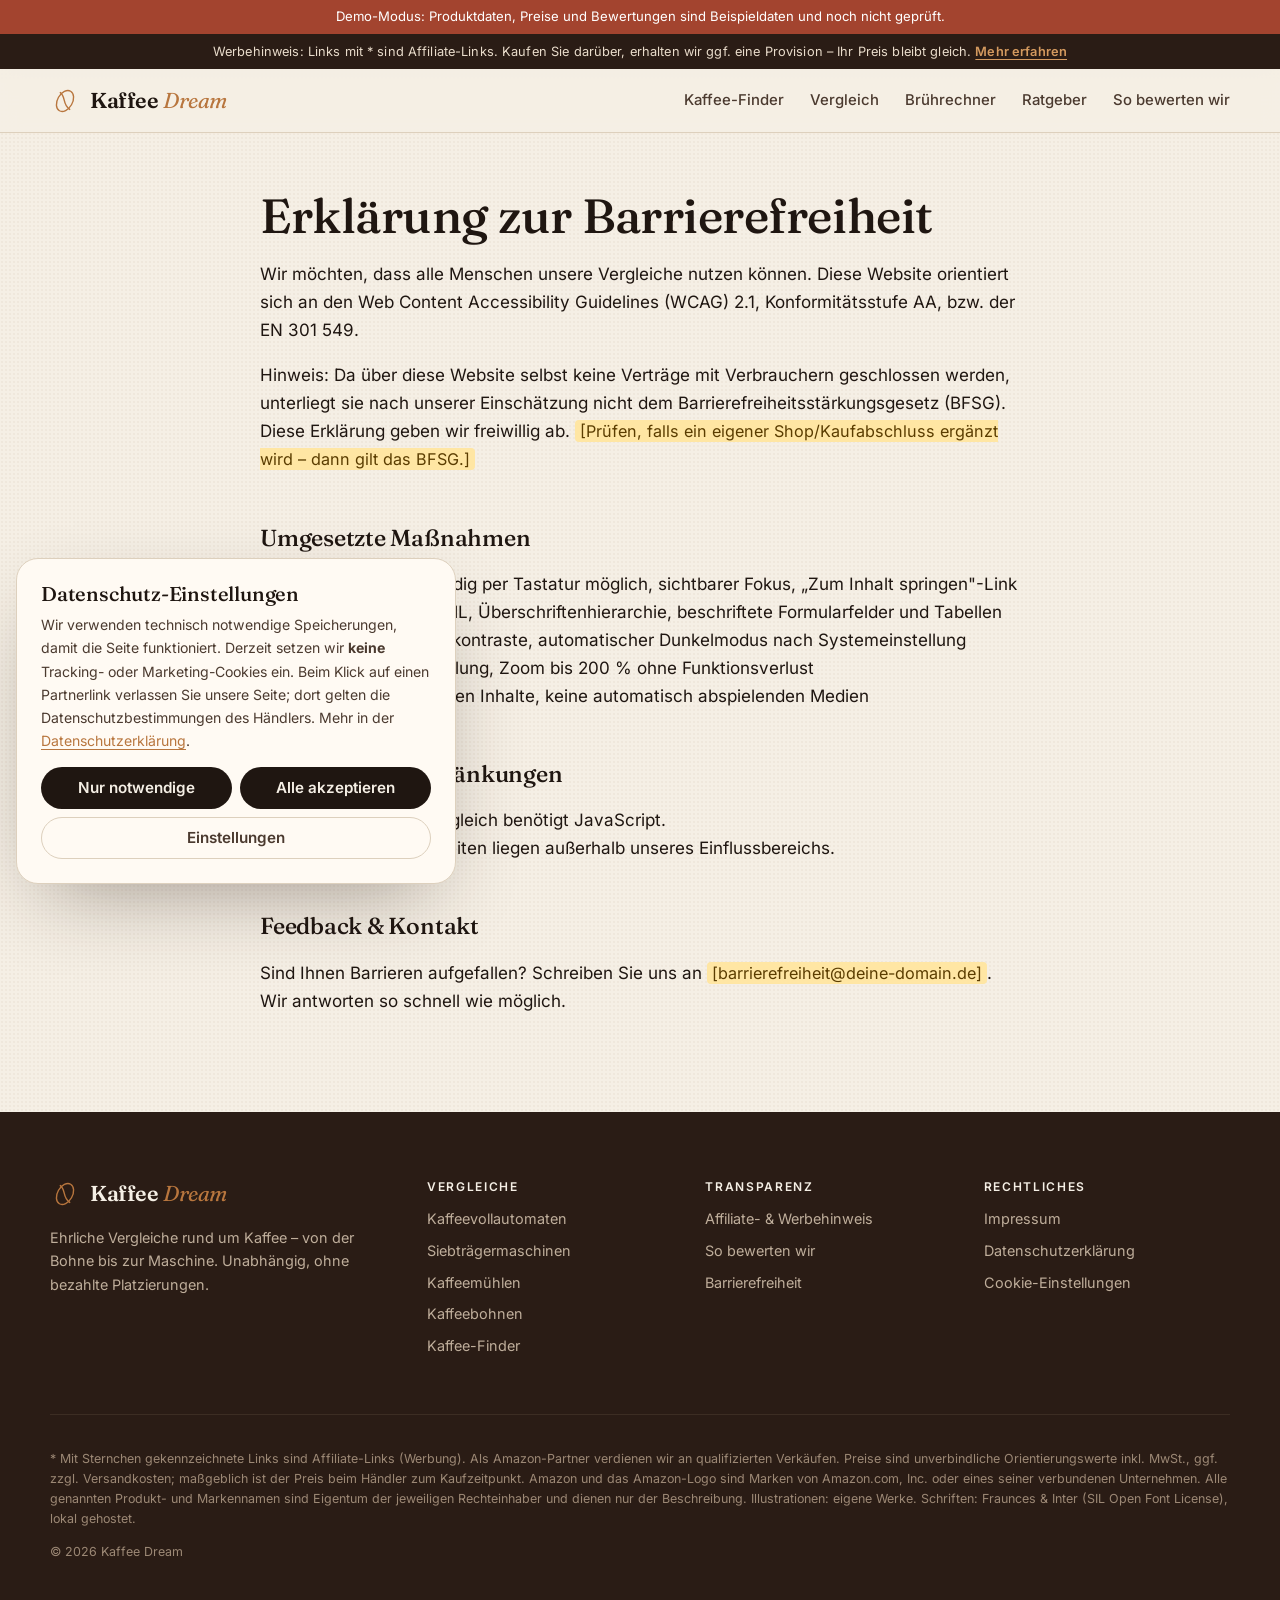
<file: barrierefreiheit.html>
<!DOCTYPE html>
<html lang="de">
<head>
<meta charset="utf-8">
<meta name="viewport" content="width=device-width, initial-scale=1">
<title>Barrierefreiheit | Kaffee Dream</title>
<meta name="description" content="Erklärung zur Barrierefreiheit von Kaffee Dream.">
<meta name="referrer" content="strict-origin-when-cross-origin">
<meta name="theme-color" content="#2a1c15">
<link rel="preload" href="assets/fonts/fraunces-latin-wght-normal.woff2" as="font" type="font/woff2" crossorigin>
<link rel="preload" href="assets/fonts/inter-latin-wght-normal.woff2" as="font" type="font/woff2" crossorigin>
<link rel="stylesheet" href="assets/css/style.css">
<link rel="icon" href="data:image/svg+xml,%3Csvg xmlns='http://www.w3.org/2000/svg' viewBox='0 0 64 64'%3E%3Ccircle cx='32' cy='32' r='32' fill='%232a1c15'/%3E%3Cellipse cx='32' cy='32' rx='12' ry='19' transform='rotate(30 32 32)' fill='none' stroke='%23d49a5f' stroke-width='4'/%3E%3Cpath d='M24 17c10 7 3 21 16 30' fill='none' stroke='%23d49a5f' stroke-width='4' stroke-linecap='round'/%3E%3C/svg%3E">
</head>
<body>
<a class="skip-link" href="#main">Zum Inhalt springen</a>
<div class="ad-bar" role="note">Werbehinweis: Links mit * sind Affiliate-Links. Kaufen Sie darüber, erhalten wir ggf. eine Provision – Ihr Preis bleibt gleich. <a href="affiliate-hinweis.html">Mehr erfahren</a></div>
<header class="site-header">
  <div class="container">
    <a class="logo" href="index.html" aria-label="Kaffee Dream – Startseite"><svg viewBox="0 0 64 64" fill="none" stroke="currentColor" stroke-width="3" stroke-linecap="round" stroke-linejoin="round" aria-hidden="true"><ellipse cx="32" cy="32" rx="16" ry="24" transform="rotate(30 32 32)"/><path d="M22 14c12 8 4 26 20 36"/></svg><span>Kaffee <em>Dream</em></span></a>
    <button class="nav-toggle" type="button" aria-expanded="false" aria-controls="main-nav">Menü</button>
    <nav class="main-nav" id="main-nav" aria-label="Hauptnavigation"><a href="index.html#finder">Kaffee-Finder</a><a href="index.html#vergleich">Vergleich</a><a href="index.html#brueh-rechner">Brührechner</a><a href="index.html#ratgeber">Ratgeber</a><a href="testverfahren.html">So bewerten wir</a></nav>
  </div>
</header>
<main id="main" class="narrow legal">
<h1>Erklärung zur Barrierefreiheit</h1>
<p>Wir möchten, dass alle Menschen unsere Vergleiche nutzen können. Diese Website orientiert sich an den Web Content Accessibility Guidelines (WCAG) 2.1, Konformitätsstufe AA, bzw. der EN 301 549.</p>
<p>Hinweis: Da über diese Website selbst keine Verträge mit Verbrauchern geschlossen werden, unterliegt sie nach unserer Einschätzung nicht dem Barrierefreiheitsstärkungsgesetz (BFSG). Diese Erklärung geben wir freiwillig ab. <span class="placeholder">[Prüfen, falls ein eigener Shop/Kaufabschluss ergänzt wird – dann gilt das BFSG.]</span></p>

<h2>Umgesetzte Maßnahmen</h2>
<ul>
  <li>Bedienung vollständig per Tastatur möglich, sichtbarer Fokus, „Zum Inhalt springen"-Link</li>
  <li>Semantisches HTML, Überschriftenhierarchie, beschriftete Formularfelder und Tabellen</li>
  <li>Ausreichende Farbkontraste, automatischer Dunkelmodus nach Systemeinstellung</li>
  <li>Responsive Darstellung, Zoom bis 200 % ohne Funktionsverlust</li>
  <li>Keine zeitgesteuerten Inhalte, keine automatisch abspielenden Medien</li>
</ul>

<h2>Bekannte Einschränkungen</h2>
<ul>
  <li>Der interaktive Vergleich benötigt JavaScript.</li>
  <li>Verlinkte Händlerseiten liegen außerhalb unseres Einflussbereichs.</li>
</ul>

<h2>Feedback &amp; Kontakt</h2>
<p>Sind Ihnen Barrieren aufgefallen? Schreiben Sie uns an <span class="placeholder">[barrierefreiheit@deine-domain.de]</span>. Wir antworten so schnell wie möglich.</p>
</main>
<footer class="site-footer">
  <div class="container">
    <div class="footer-top">
      <div>
        <a class="logo" href="index.html"><svg viewBox="0 0 64 64" fill="none" stroke="currentColor" stroke-width="3" stroke-linecap="round" stroke-linejoin="round" aria-hidden="true"><ellipse cx="32" cy="32" rx="16" ry="24" transform="rotate(30 32 32)"/><path d="M22 14c12 8 4 26 20 36"/></svg><span>Kaffee <em>Dream</em></span></a>
        <p>Ehrliche Vergleiche rund um Kaffee – von der Bohne bis zur Maschine. Unabhängig, ohne bezahlte Platzierungen.</p>
      </div>
      <div>
        <h4>Vergleiche</h4>
        <ul>
          <li><a href="index.html#vollautomat">Kaffeevollautomaten</a></li>
          <li><a href="index.html#siebtraeger">Siebträgermaschinen</a></li>
          <li><a href="index.html#muehle">Kaffeemühlen</a></li>
          <li><a href="index.html#bohnen">Kaffeebohnen</a></li>
          <li><a href="index.html#finder">Kaffee-Finder</a></li>
        </ul>
      </div>
      <div>
        <h4>Transparenz</h4>
        <ul>
          <li><a href="affiliate-hinweis.html">Affiliate- &amp; Werbehinweis</a></li>
          <li><a href="testverfahren.html">So bewerten wir</a></li>
          <li><a href="barrierefreiheit.html">Barrierefreiheit</a></li>
        </ul>
      </div>
      <div>
        <h4>Rechtliches</h4>
        <ul>
          <li><a href="impressum.html">Impressum</a></li>
          <li><a href="datenschutz.html">Datenschutzerklärung</a></li>
          <li><button type="button" class="link-button" data-open-consent>Cookie-Einstellungen</button></li>
        </ul>
      </div>
    </div>
    <div class="footer-legal">
      <p>* Mit Sternchen gekennzeichnete Links sind Affiliate-Links (Werbung). Als Amazon-Partner verdienen wir an qualifizierten Verkäufen.
      Preise sind unverbindliche Orientierungswerte inkl. MwSt., ggf. zzgl. Versandkosten; maßgeblich ist der Preis beim Händler zum Kaufzeitpunkt.
      Amazon und das Amazon-Logo sind Marken von Amazon.com, Inc. oder eines seiner verbundenen Unternehmen. Alle genannten Produkt- und Markennamen sind Eigentum der jeweiligen Rechteinhaber und dienen nur der Beschreibung.
      Illustrationen: eigene Werke. Schriften: Fraunces &amp; Inter (SIL Open Font License), lokal gehostet.</p>
      <p>© <span data-year>2026</span> Kaffee Dream</p>
    </div>
  </div>
</footer>
<script src="assets/js/config.js"></script>
<script src="assets/js/icons.js"></script>
<script src="assets/js/consent.js"></script>
<script src="assets/js/site.js"></script>
</body>
</html>
</file>
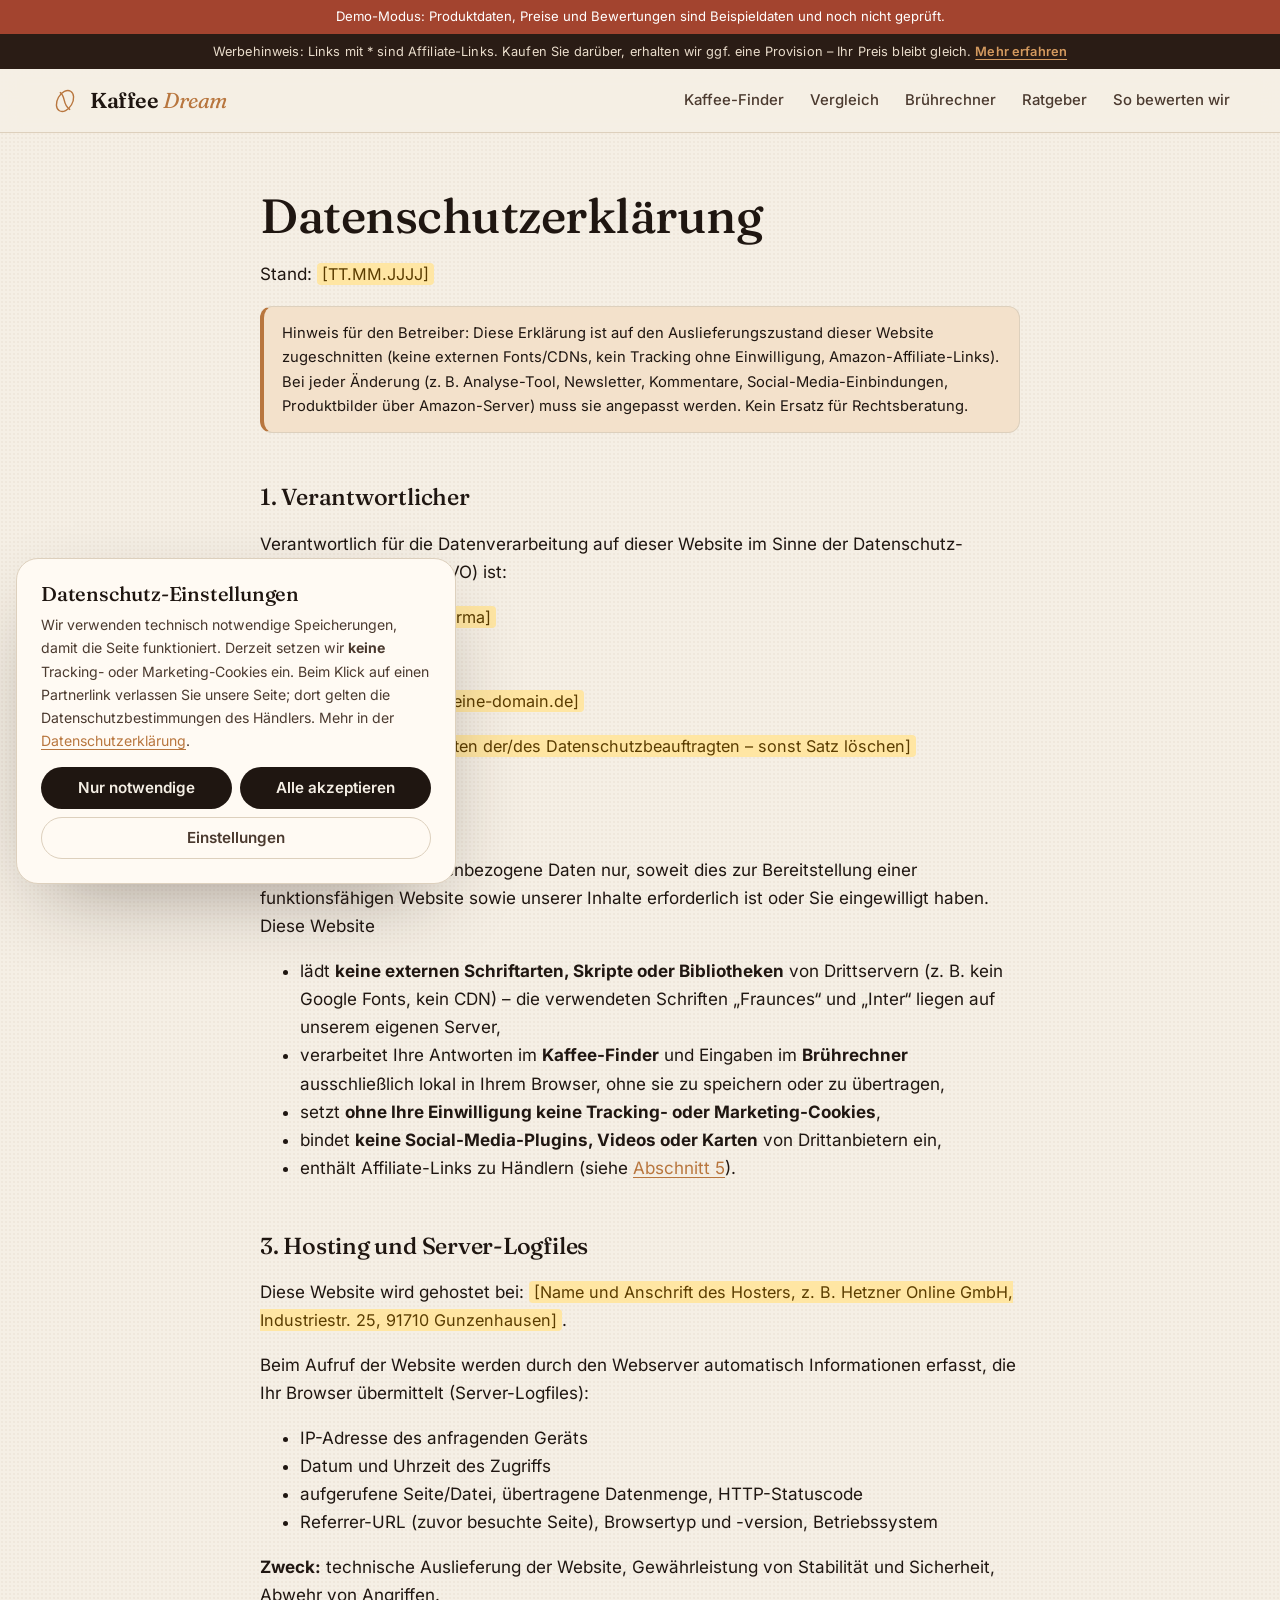
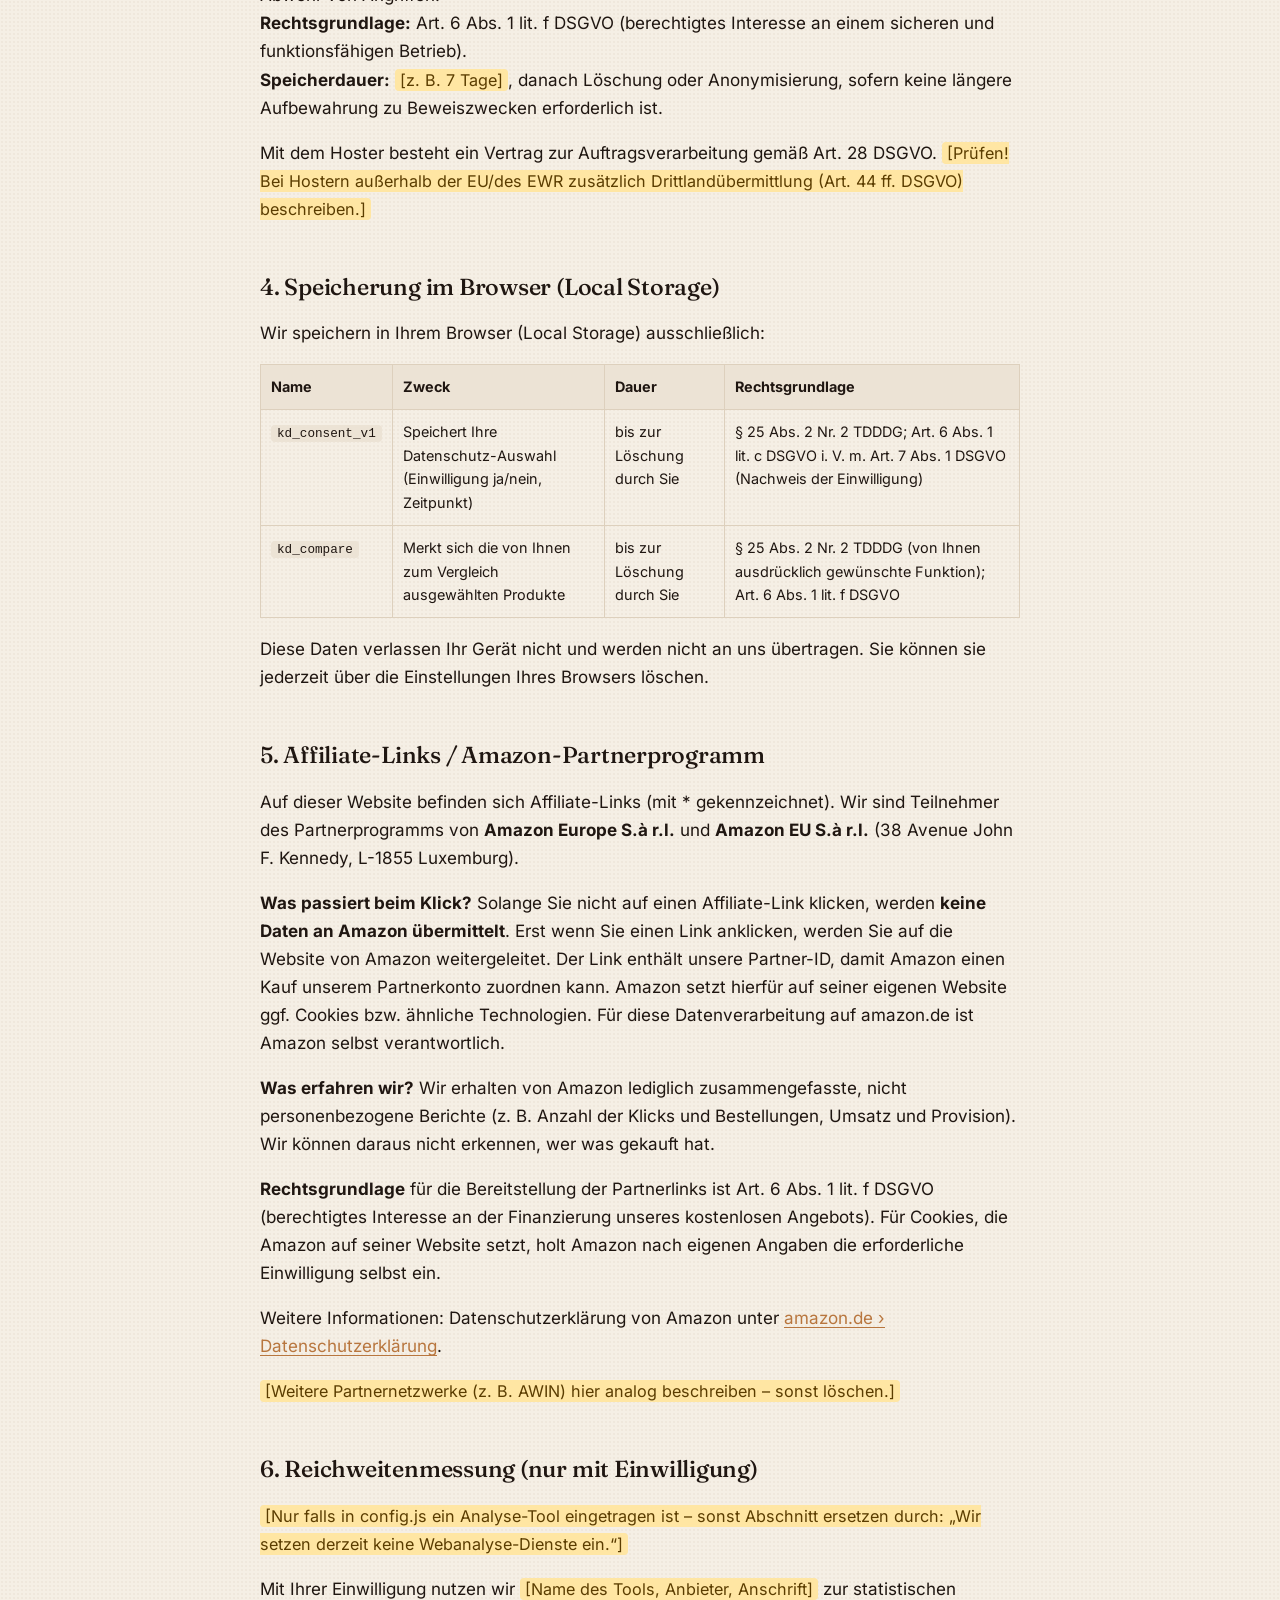
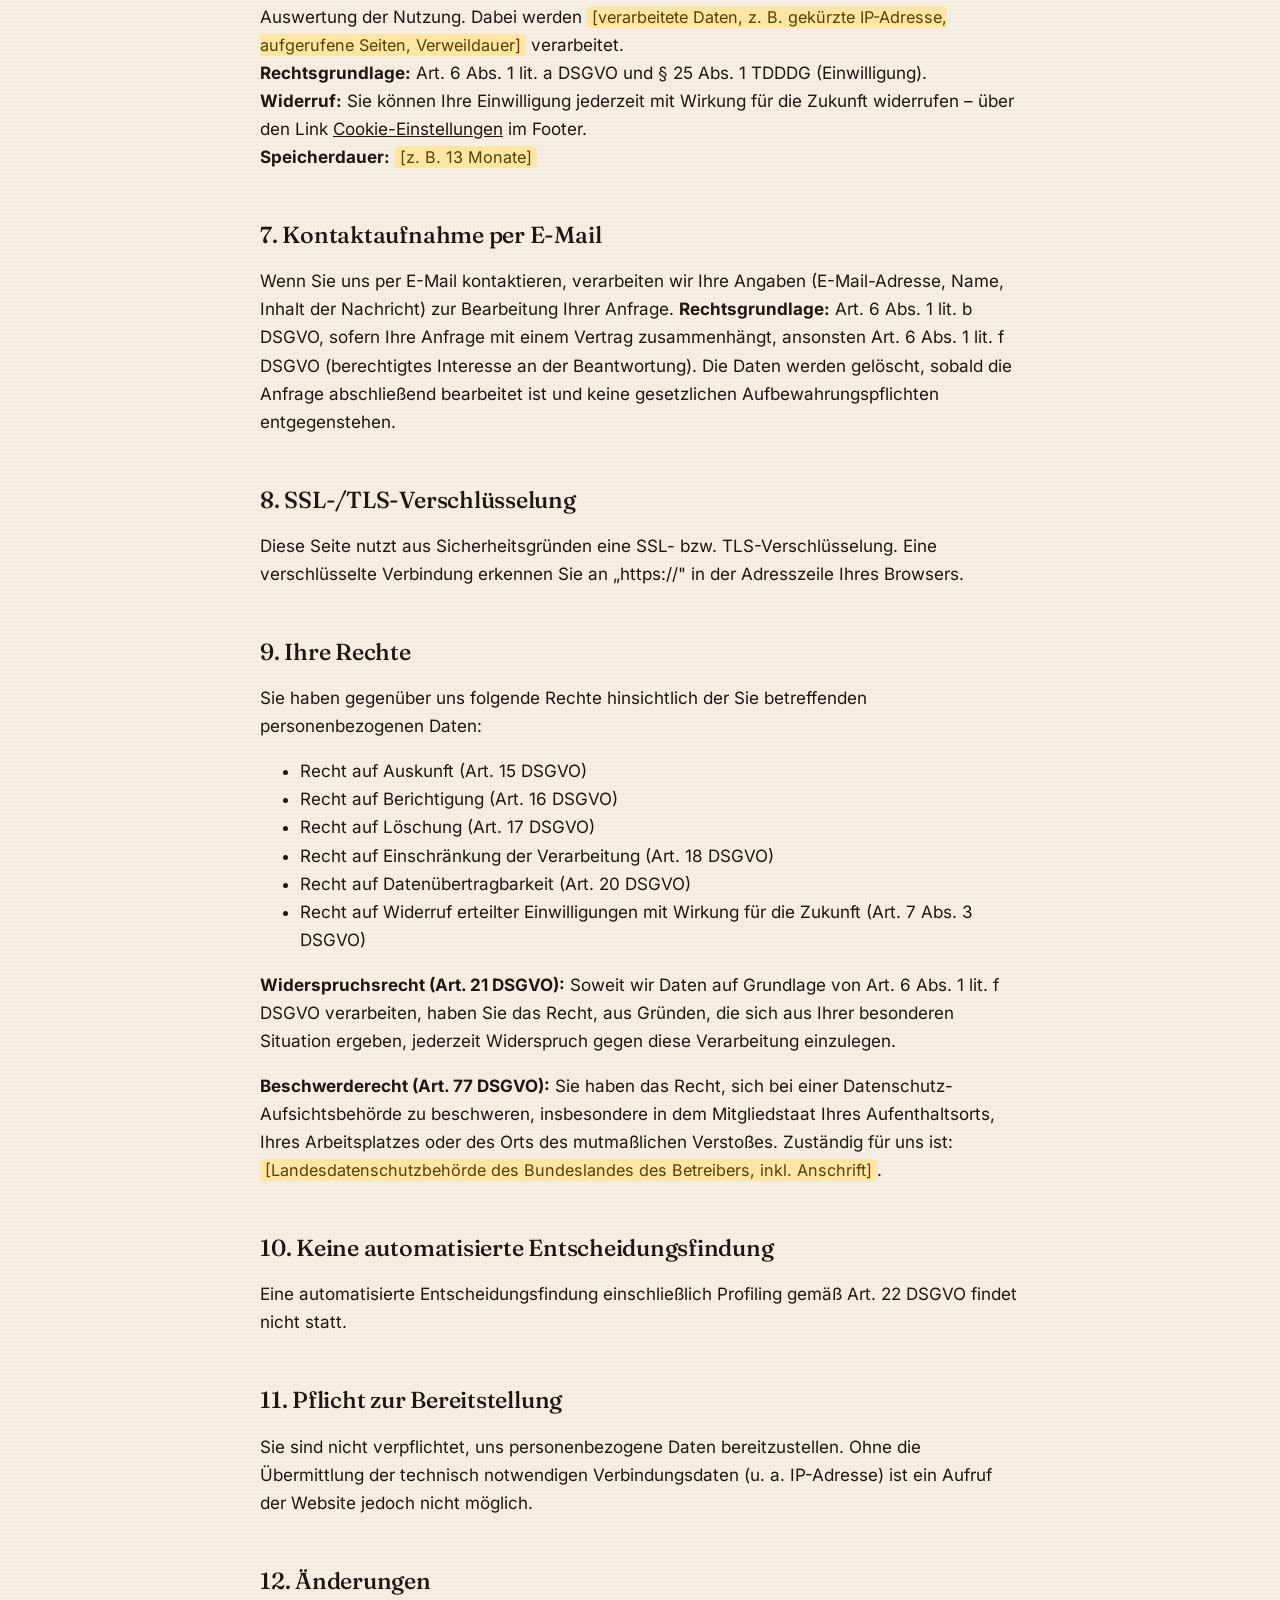
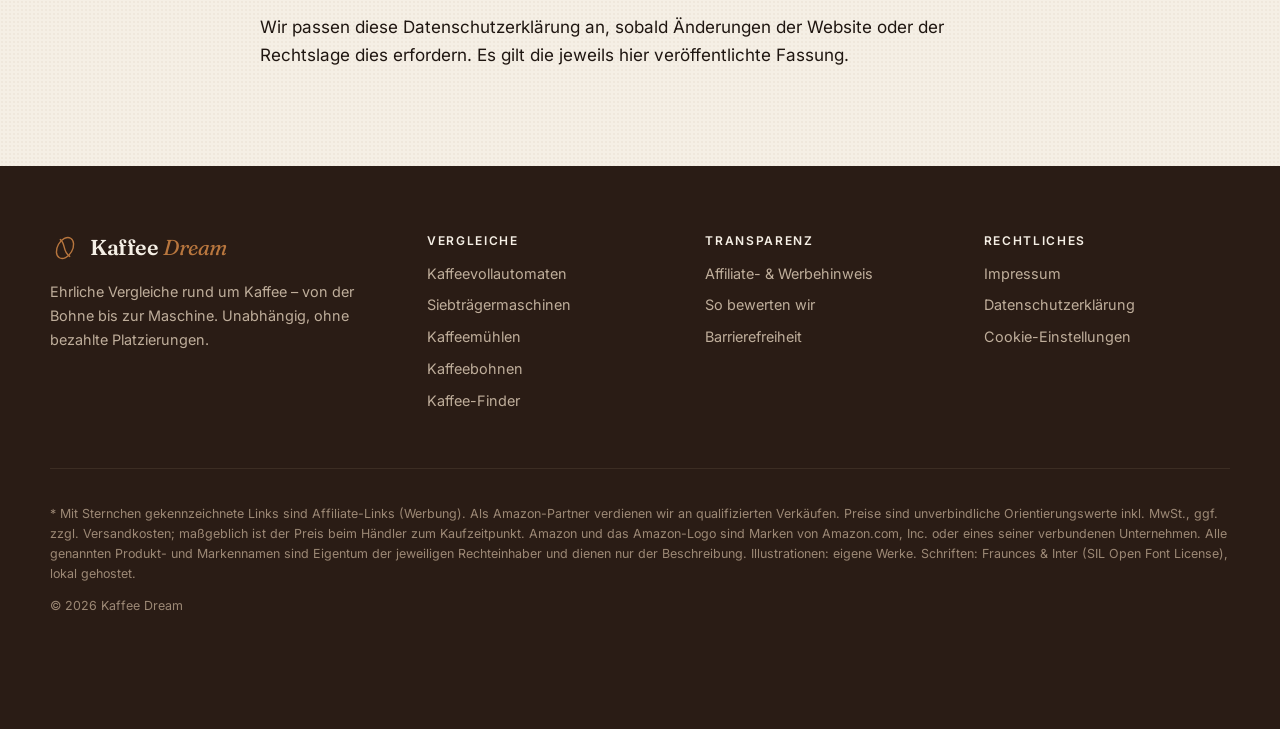
<file: datenschutz.html>
<!DOCTYPE html>
<html lang="de">
<head>
<meta charset="utf-8">
<meta name="viewport" content="width=device-width, initial-scale=1">
<title>Datenschutzerklärung | Kaffee Dream</title>
<meta name="description" content="Datenschutzerklärung von Kaffee Dream nach DSGVO und TDDDG.">
<meta name="referrer" content="strict-origin-when-cross-origin">
<meta name="theme-color" content="#2a1c15">
<link rel="preload" href="assets/fonts/fraunces-latin-wght-normal.woff2" as="font" type="font/woff2" crossorigin>
<link rel="preload" href="assets/fonts/inter-latin-wght-normal.woff2" as="font" type="font/woff2" crossorigin>
<link rel="stylesheet" href="assets/css/style.css">
<link rel="icon" href="data:image/svg+xml,%3Csvg xmlns='http://www.w3.org/2000/svg' viewBox='0 0 64 64'%3E%3Ccircle cx='32' cy='32' r='32' fill='%232a1c15'/%3E%3Cellipse cx='32' cy='32' rx='12' ry='19' transform='rotate(30 32 32)' fill='none' stroke='%23d49a5f' stroke-width='4'/%3E%3Cpath d='M24 17c10 7 3 21 16 30' fill='none' stroke='%23d49a5f' stroke-width='4' stroke-linecap='round'/%3E%3C/svg%3E">
</head>
<body>
<a class="skip-link" href="#main">Zum Inhalt springen</a>
<div class="ad-bar" role="note">Werbehinweis: Links mit * sind Affiliate-Links. Kaufen Sie darüber, erhalten wir ggf. eine Provision – Ihr Preis bleibt gleich. <a href="affiliate-hinweis.html">Mehr erfahren</a></div>
<header class="site-header">
  <div class="container">
    <a class="logo" href="index.html" aria-label="Kaffee Dream – Startseite"><svg viewBox="0 0 64 64" fill="none" stroke="currentColor" stroke-width="3" stroke-linecap="round" stroke-linejoin="round" aria-hidden="true"><ellipse cx="32" cy="32" rx="16" ry="24" transform="rotate(30 32 32)"/><path d="M22 14c12 8 4 26 20 36"/></svg><span>Kaffee <em>Dream</em></span></a>
    <button class="nav-toggle" type="button" aria-expanded="false" aria-controls="main-nav">Menü</button>
    <nav class="main-nav" id="main-nav" aria-label="Hauptnavigation"><a href="index.html#finder">Kaffee-Finder</a><a href="index.html#vergleich">Vergleich</a><a href="index.html#brueh-rechner">Brührechner</a><a href="index.html#ratgeber">Ratgeber</a><a href="testverfahren.html">So bewerten wir</a></nav>
  </div>
</header>
<main id="main" class="narrow legal">
<h1>Datenschutzerklärung</h1>
<p>Stand: <span class="placeholder">[TT.MM.JJJJ]</span></p>
<p class="disclosure-box">Hinweis für den Betreiber: Diese Erklärung ist auf den Auslieferungszustand dieser Website zugeschnitten (keine externen Fonts/CDNs, kein Tracking ohne Einwilligung, Amazon-Affiliate-Links). Bei jeder Änderung (z. B. Analyse-Tool, Newsletter, Kommentare, Social-Media-Einbindungen, Produktbilder über Amazon-Server) muss sie angepasst werden. Kein Ersatz für Rechtsberatung.</p>

<h2>1. Verantwortlicher</h2>
<p>Verantwortlich für die Datenverarbeitung auf dieser Website im Sinne der Datenschutz-Grundverordnung (DSGVO) ist:</p>
<p><span class="placeholder">[Vorname Nachname / Firma]</span><br><span class="placeholder">[Straße Hausnummer]</span><br><span class="placeholder">[PLZ Ort]</span><br>E-Mail: <span class="placeholder">[datenschutz@deine-domain.de]</span></p>
<p><span class="placeholder">[Falls bestellt: Kontaktdaten der/des Datenschutzbeauftragten – sonst Satz löschen]</span></p>

<h2>2. Überblick</h2>
<p>Wir verarbeiten personenbezogene Daten nur, soweit dies zur Bereitstellung einer funktionsfähigen Website sowie unserer Inhalte erforderlich ist oder Sie eingewilligt haben. Diese Website</p>
<ul>
  <li>lädt <strong>keine externen Schriftarten, Skripte oder Bibliotheken</strong> von Drittservern (z. B. kein Google Fonts, kein CDN) – die verwendeten Schriften „Fraunces“ und „Inter“ liegen auf unserem eigenen Server,</li>
  <li>verarbeitet Ihre Antworten im <strong>Kaffee-Finder</strong> und Eingaben im <strong>Brührechner</strong> ausschließlich lokal in Ihrem Browser, ohne sie zu speichern oder zu übertragen,</li>
  <li>setzt <strong>ohne Ihre Einwilligung keine Tracking- oder Marketing-Cookies</strong>,</li>
  <li>bindet <strong>keine Social-Media-Plugins, Videos oder Karten</strong> von Drittanbietern ein,</li>
  <li>enthält Affiliate-Links zu Händlern (siehe <a href="#affiliate">Abschnitt 5</a>).</li>
</ul>

<h2>3. Hosting und Server-Logfiles</h2>
<p>Diese Website wird gehostet bei: <span class="placeholder">[Name und Anschrift des Hosters, z. B. Hetzner Online GmbH, Industriestr. 25, 91710 Gunzenhausen]</span>.</p>
<p>Beim Aufruf der Website werden durch den Webserver automatisch Informationen erfasst, die Ihr Browser übermittelt (Server-Logfiles):</p>
<ul>
  <li>IP-Adresse des anfragenden Geräts</li>
  <li>Datum und Uhrzeit des Zugriffs</li>
  <li>aufgerufene Seite/Datei, übertragene Datenmenge, HTTP-Statuscode</li>
  <li>Referrer-URL (zuvor besuchte Seite), Browsertyp und -version, Betriebssystem</li>
</ul>
<p><strong>Zweck:</strong> technische Auslieferung der Website, Gewährleistung von Stabilität und Sicherheit, Abwehr von Angriffen.<br>
<strong>Rechtsgrundlage:</strong> Art. 6 Abs. 1 lit. f DSGVO (berechtigtes Interesse an einem sicheren und funktionsfähigen Betrieb).<br>
<strong>Speicherdauer:</strong> <span class="placeholder">[z. B. 7 Tage]</span>, danach Löschung oder Anonymisierung, sofern keine längere Aufbewahrung zu Beweiszwecken erforderlich ist.</p>
<p>Mit dem Hoster besteht ein Vertrag zur Auftragsverarbeitung gemäß Art. 28 DSGVO. <span class="placeholder">[Prüfen! Bei Hostern außerhalb der EU/des EWR zusätzlich Drittlandübermittlung (Art. 44 ff. DSGVO) beschreiben.]</span></p>

<h2>4. Speicherung im Browser (Local Storage)</h2>
<p>Wir speichern in Ihrem Browser (Local Storage) ausschließlich:</p>
<table>
  <thead><tr><th>Name</th><th>Zweck</th><th>Dauer</th><th>Rechtsgrundlage</th></tr></thead>
  <tbody>
    <tr><td><code>kd_consent_v1</code></td><td>Speichert Ihre Datenschutz-Auswahl (Einwilligung ja/nein, Zeitpunkt)</td><td>bis zur Löschung durch Sie</td><td>§ 25 Abs. 2 Nr. 2 TDDDG; Art. 6 Abs. 1 lit. c DSGVO i. V. m. Art. 7 Abs. 1 DSGVO (Nachweis der Einwilligung)</td></tr>
    <tr><td><code>kd_compare</code></td><td>Merkt sich die von Ihnen zum Vergleich ausgewählten Produkte</td><td>bis zur Löschung durch Sie</td><td>§ 25 Abs. 2 Nr. 2 TDDDG (von Ihnen ausdrücklich gewünschte Funktion); Art. 6 Abs. 1 lit. f DSGVO</td></tr>
  </tbody>
</table>
<p>Diese Daten verlassen Ihr Gerät nicht und werden nicht an uns übertragen. Sie können sie jederzeit über die Einstellungen Ihres Browsers löschen.</p>

<h2 id="affiliate">5. Affiliate-Links / Amazon-Partnerprogramm</h2>
<p>Auf dieser Website befinden sich Affiliate-Links (mit * gekennzeichnet). Wir sind Teilnehmer des Partnerprogramms von <strong>Amazon Europe S.à r.l.</strong> und <strong>Amazon EU S.à r.l.</strong> (38 Avenue John F. Kennedy, L-1855 Luxemburg).</p>
<p><strong>Was passiert beim Klick?</strong> Solange Sie nicht auf einen Affiliate-Link klicken, werden <strong>keine Daten an Amazon übermittelt</strong>. Erst wenn Sie einen Link anklicken, werden Sie auf die Website von Amazon weitergeleitet. Der Link enthält unsere Partner-ID, damit Amazon einen Kauf unserem Partnerkonto zuordnen kann. Amazon setzt hierfür auf seiner eigenen Website ggf. Cookies bzw. ähnliche Technologien. Für diese Datenverarbeitung auf amazon.de ist Amazon selbst verantwortlich.</p>
<p><strong>Was erfahren wir?</strong> Wir erhalten von Amazon lediglich zusammengefasste, nicht personenbezogene Berichte (z. B. Anzahl der Klicks und Bestellungen, Umsatz und Provision). Wir können daraus nicht erkennen, wer was gekauft hat.</p>
<p><strong>Rechtsgrundlage</strong> für die Bereitstellung der Partnerlinks ist Art. 6 Abs. 1 lit. f DSGVO (berechtigtes Interesse an der Finanzierung unseres kostenlosen Angebots). Für Cookies, die Amazon auf seiner Website setzt, holt Amazon nach eigenen Angaben die erforderliche Einwilligung selbst ein.</p>
<p>Weitere Informationen: Datenschutzerklärung von Amazon unter <a href="https://www.amazon.de/gp/help/customer/display.html?nodeId=201909010" rel="noopener" target="_blank">amazon.de › Datenschutzerklärung</a>.</p>
<p><span class="placeholder">[Weitere Partnernetzwerke (z. B. AWIN) hier analog beschreiben – sonst löschen.]</span></p>

<h2>6. Reichweitenmessung (nur mit Einwilligung)</h2>
<p><span class="placeholder">[Nur falls in config.js ein Analyse-Tool eingetragen ist – sonst Abschnitt ersetzen durch: „Wir setzen derzeit keine Webanalyse-Dienste ein.“]</span></p>
<p>Mit Ihrer Einwilligung nutzen wir <span class="placeholder">[Name des Tools, Anbieter, Anschrift]</span> zur statistischen Auswertung der Nutzung. Dabei werden <span class="placeholder">[verarbeitete Daten, z. B. gekürzte IP-Adresse, aufgerufene Seiten, Verweildauer]</span> verarbeitet.<br>
<strong>Rechtsgrundlage:</strong> Art. 6 Abs. 1 lit. a DSGVO und § 25 Abs. 1 TDDDG (Einwilligung).<br>
<strong>Widerruf:</strong> Sie können Ihre Einwilligung jederzeit mit Wirkung für die Zukunft widerrufen – über den Link <button type="button" class="link-button" data-open-consent>Cookie-Einstellungen</button> im Footer.<br>
<strong>Speicherdauer:</strong> <span class="placeholder">[z. B. 13 Monate]</span></p>

<h2>7. Kontaktaufnahme per E-Mail</h2>
<p>Wenn Sie uns per E-Mail kontaktieren, verarbeiten wir Ihre Angaben (E-Mail-Adresse, Name, Inhalt der Nachricht) zur Bearbeitung Ihrer Anfrage. <strong>Rechtsgrundlage:</strong> Art. 6 Abs. 1 lit. b DSGVO, sofern Ihre Anfrage mit einem Vertrag zusammenhängt, ansonsten Art. 6 Abs. 1 lit. f DSGVO (berechtigtes Interesse an der Beantwortung). Die Daten werden gelöscht, sobald die Anfrage abschließend bearbeitet ist und keine gesetzlichen Aufbewahrungspflichten entgegenstehen.</p>

<h2>8. SSL-/TLS-Verschlüsselung</h2>
<p>Diese Seite nutzt aus Sicherheitsgründen eine SSL- bzw. TLS-Verschlüsselung. Eine verschlüsselte Verbindung erkennen Sie an „https://" in der Adresszeile Ihres Browsers.</p>

<h2>9. Ihre Rechte</h2>
<p>Sie haben gegenüber uns folgende Rechte hinsichtlich der Sie betreffenden personenbezogenen Daten:</p>
<ul>
  <li>Recht auf Auskunft (Art. 15 DSGVO)</li>
  <li>Recht auf Berichtigung (Art. 16 DSGVO)</li>
  <li>Recht auf Löschung (Art. 17 DSGVO)</li>
  <li>Recht auf Einschränkung der Verarbeitung (Art. 18 DSGVO)</li>
  <li>Recht auf Datenübertragbarkeit (Art. 20 DSGVO)</li>
  <li>Recht auf Widerruf erteilter Einwilligungen mit Wirkung für die Zukunft (Art. 7 Abs. 3 DSGVO)</li>
</ul>
<p><strong>Widerspruchsrecht (Art. 21 DSGVO):</strong> Soweit wir Daten auf Grundlage von Art. 6 Abs. 1 lit. f DSGVO verarbeiten, haben Sie das Recht, aus Gründen, die sich aus Ihrer besonderen Situation ergeben, jederzeit Widerspruch gegen diese Verarbeitung einzulegen.</p>
<p><strong>Beschwerderecht (Art. 77 DSGVO):</strong> Sie haben das Recht, sich bei einer Datenschutz-Aufsichtsbehörde zu beschweren, insbesondere in dem Mitgliedstaat Ihres Aufenthaltsorts, Ihres Arbeitsplatzes oder des Orts des mutmaßlichen Verstoßes. Zuständig für uns ist: <span class="placeholder">[Landesdatenschutzbehörde des Bundeslandes des Betreibers, inkl. Anschrift]</span>.</p>

<h2>10. Keine automatisierte Entscheidungsfindung</h2>
<p>Eine automatisierte Entscheidungsfindung einschließlich Profiling gemäß Art. 22 DSGVO findet nicht statt.</p>

<h2>11. Pflicht zur Bereitstellung</h2>
<p>Sie sind nicht verpflichtet, uns personenbezogene Daten bereitzustellen. Ohne die Übermittlung der technisch notwendigen Verbindungsdaten (u. a. IP-Adresse) ist ein Aufruf der Website jedoch nicht möglich.</p>

<h2>12. Änderungen</h2>
<p>Wir passen diese Datenschutzerklärung an, sobald Änderungen der Website oder der Rechtslage dies erfordern. Es gilt die jeweils hier veröffentlichte Fassung.</p>
</main>
<footer class="site-footer">
  <div class="container">
    <div class="footer-top">
      <div>
        <a class="logo" href="index.html"><svg viewBox="0 0 64 64" fill="none" stroke="currentColor" stroke-width="3" stroke-linecap="round" stroke-linejoin="round" aria-hidden="true"><ellipse cx="32" cy="32" rx="16" ry="24" transform="rotate(30 32 32)"/><path d="M22 14c12 8 4 26 20 36"/></svg><span>Kaffee <em>Dream</em></span></a>
        <p>Ehrliche Vergleiche rund um Kaffee – von der Bohne bis zur Maschine. Unabhängig, ohne bezahlte Platzierungen.</p>
      </div>
      <div>
        <h4>Vergleiche</h4>
        <ul>
          <li><a href="index.html#vollautomat">Kaffeevollautomaten</a></li>
          <li><a href="index.html#siebtraeger">Siebträgermaschinen</a></li>
          <li><a href="index.html#muehle">Kaffeemühlen</a></li>
          <li><a href="index.html#bohnen">Kaffeebohnen</a></li>
          <li><a href="index.html#finder">Kaffee-Finder</a></li>
        </ul>
      </div>
      <div>
        <h4>Transparenz</h4>
        <ul>
          <li><a href="affiliate-hinweis.html">Affiliate- &amp; Werbehinweis</a></li>
          <li><a href="testverfahren.html">So bewerten wir</a></li>
          <li><a href="barrierefreiheit.html">Barrierefreiheit</a></li>
        </ul>
      </div>
      <div>
        <h4>Rechtliches</h4>
        <ul>
          <li><a href="impressum.html">Impressum</a></li>
          <li><a href="datenschutz.html">Datenschutzerklärung</a></li>
          <li><button type="button" class="link-button" data-open-consent>Cookie-Einstellungen</button></li>
        </ul>
      </div>
    </div>
    <div class="footer-legal">
      <p>* Mit Sternchen gekennzeichnete Links sind Affiliate-Links (Werbung). Als Amazon-Partner verdienen wir an qualifizierten Verkäufen.
      Preise sind unverbindliche Orientierungswerte inkl. MwSt., ggf. zzgl. Versandkosten; maßgeblich ist der Preis beim Händler zum Kaufzeitpunkt.
      Amazon und das Amazon-Logo sind Marken von Amazon.com, Inc. oder eines seiner verbundenen Unternehmen. Alle genannten Produkt- und Markennamen sind Eigentum der jeweiligen Rechteinhaber und dienen nur der Beschreibung.
      Illustrationen: eigene Werke. Schriften: Fraunces &amp; Inter (SIL Open Font License), lokal gehostet.</p>
      <p>© <span data-year>2026</span> Kaffee Dream</p>
    </div>
  </div>
</footer>
<script src="assets/js/config.js"></script>
<script src="assets/js/icons.js"></script>
<script src="assets/js/consent.js"></script>
<script src="assets/js/site.js"></script>
</body>
</html>
</file>
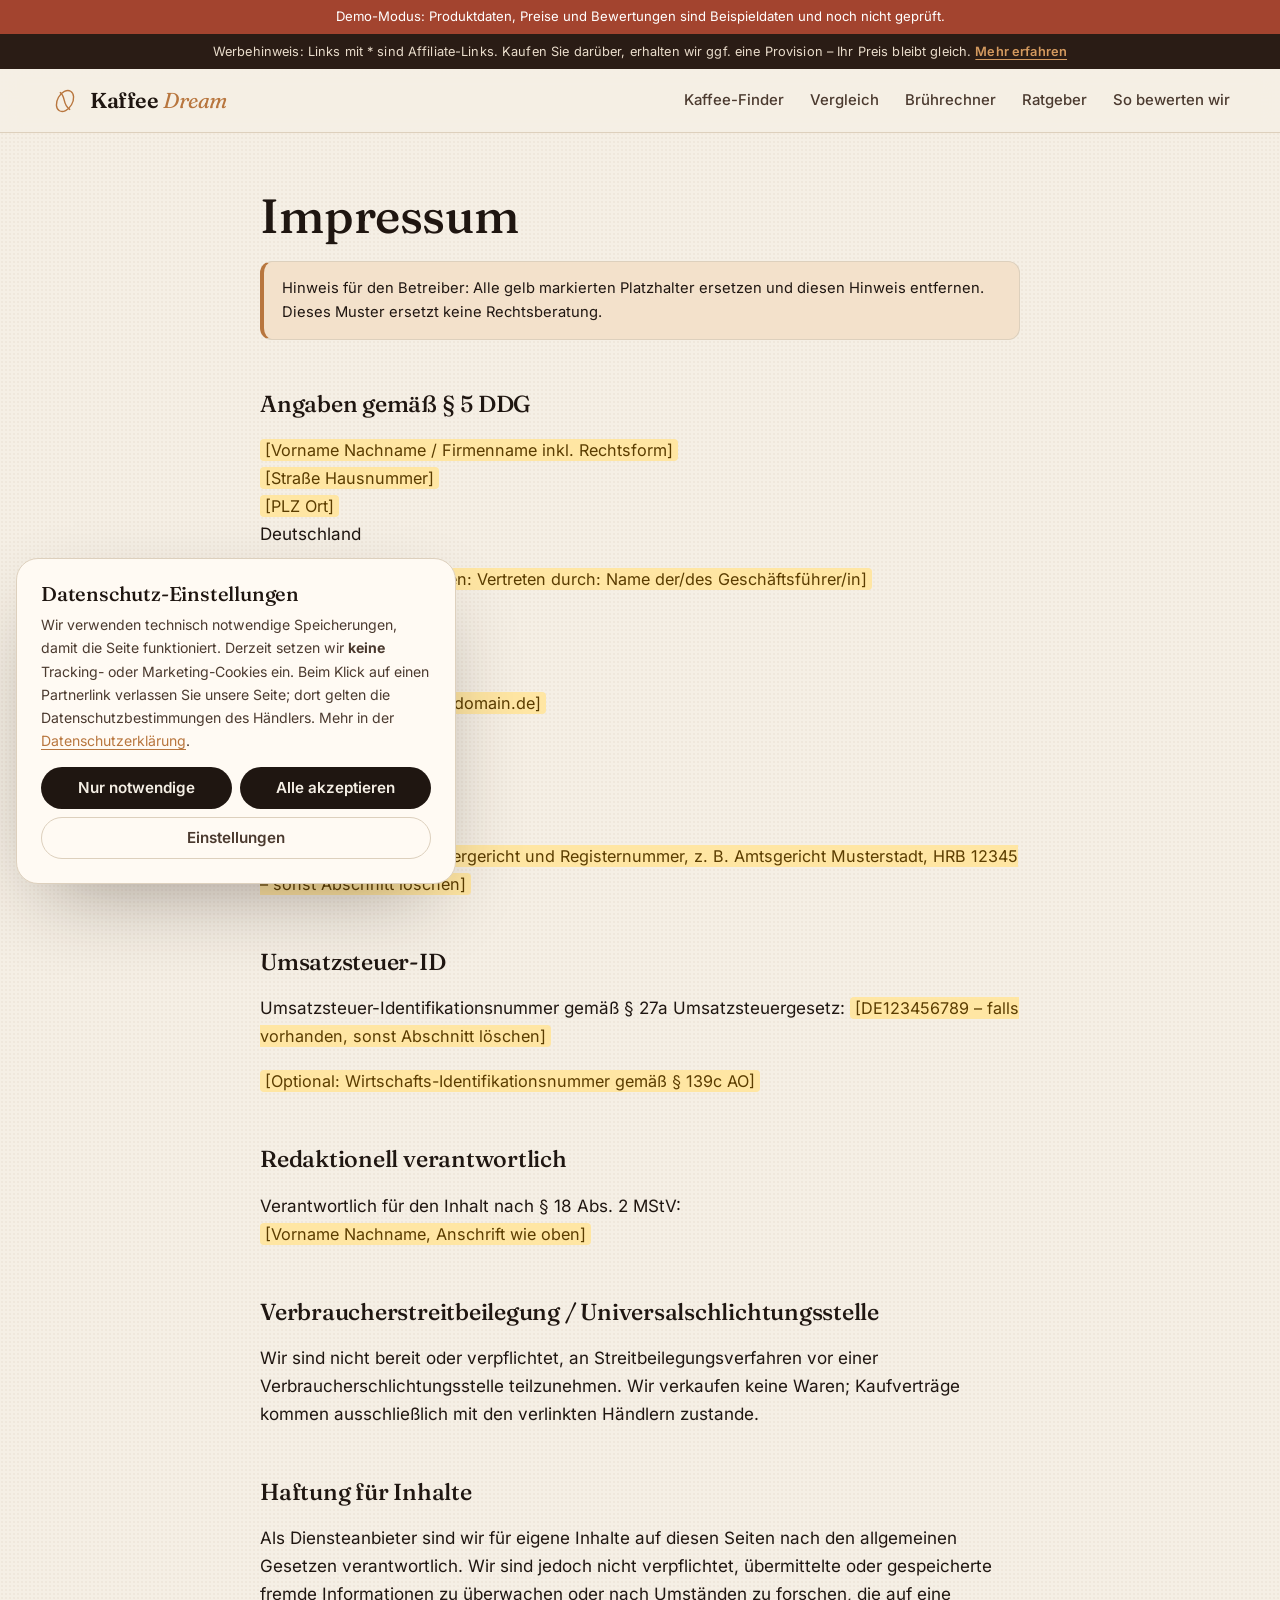
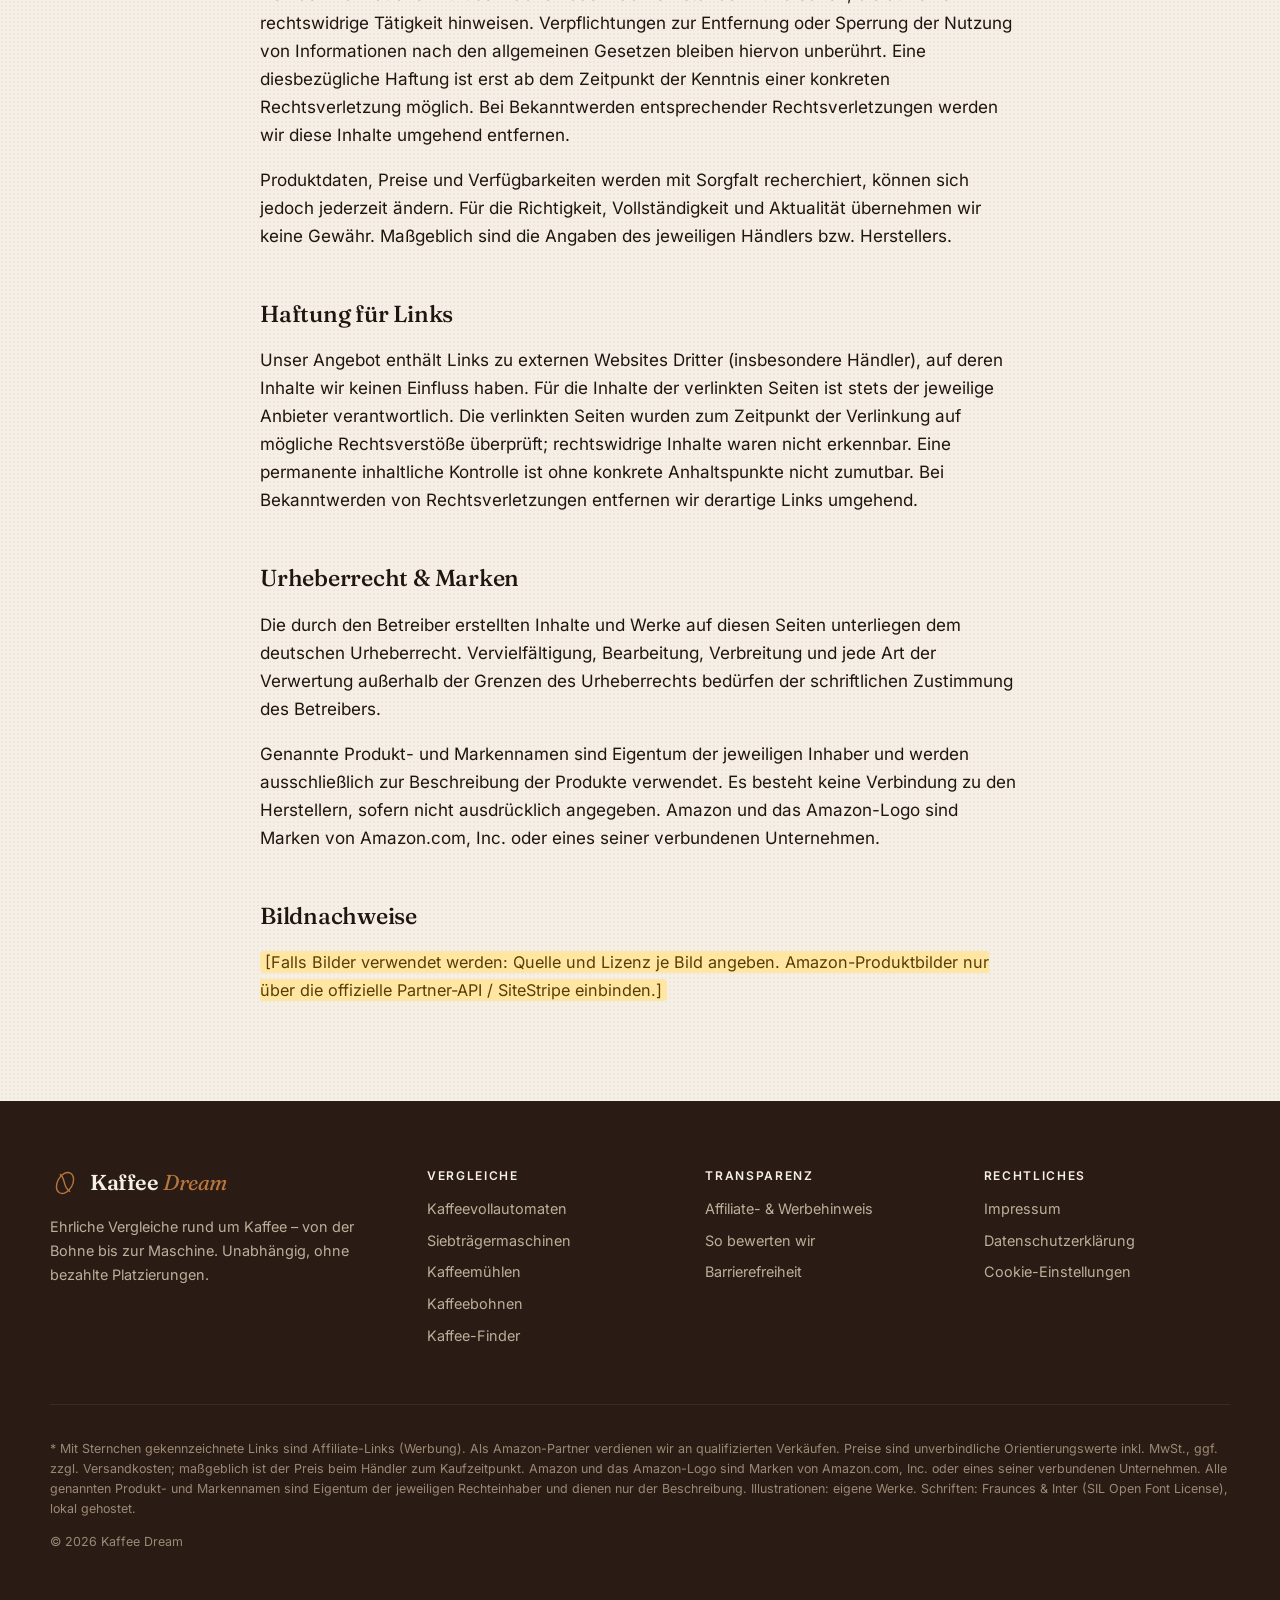
<file: impressum.html>
<!DOCTYPE html>
<html lang="de">
<head>
<meta charset="utf-8">
<meta name="viewport" content="width=device-width, initial-scale=1">
<title>Impressum | Kaffee Dream</title>
<meta name="description" content="Impressum von Kaffee Dream gemäß § 5 DDG und § 18 MStV.">
<meta name="referrer" content="strict-origin-when-cross-origin">
<meta name="theme-color" content="#2a1c15">
<link rel="preload" href="assets/fonts/fraunces-latin-wght-normal.woff2" as="font" type="font/woff2" crossorigin>
<link rel="preload" href="assets/fonts/inter-latin-wght-normal.woff2" as="font" type="font/woff2" crossorigin>
<link rel="stylesheet" href="assets/css/style.css">
<link rel="icon" href="data:image/svg+xml,%3Csvg xmlns='http://www.w3.org/2000/svg' viewBox='0 0 64 64'%3E%3Ccircle cx='32' cy='32' r='32' fill='%232a1c15'/%3E%3Cellipse cx='32' cy='32' rx='12' ry='19' transform='rotate(30 32 32)' fill='none' stroke='%23d49a5f' stroke-width='4'/%3E%3Cpath d='M24 17c10 7 3 21 16 30' fill='none' stroke='%23d49a5f' stroke-width='4' stroke-linecap='round'/%3E%3C/svg%3E">
</head>
<body>
<a class="skip-link" href="#main">Zum Inhalt springen</a>
<div class="ad-bar" role="note">Werbehinweis: Links mit * sind Affiliate-Links. Kaufen Sie darüber, erhalten wir ggf. eine Provision – Ihr Preis bleibt gleich. <a href="affiliate-hinweis.html">Mehr erfahren</a></div>
<header class="site-header">
  <div class="container">
    <a class="logo" href="index.html" aria-label="Kaffee Dream – Startseite"><svg viewBox="0 0 64 64" fill="none" stroke="currentColor" stroke-width="3" stroke-linecap="round" stroke-linejoin="round" aria-hidden="true"><ellipse cx="32" cy="32" rx="16" ry="24" transform="rotate(30 32 32)"/><path d="M22 14c12 8 4 26 20 36"/></svg><span>Kaffee <em>Dream</em></span></a>
    <button class="nav-toggle" type="button" aria-expanded="false" aria-controls="main-nav">Menü</button>
    <nav class="main-nav" id="main-nav" aria-label="Hauptnavigation"><a href="index.html#finder">Kaffee-Finder</a><a href="index.html#vergleich">Vergleich</a><a href="index.html#brueh-rechner">Brührechner</a><a href="index.html#ratgeber">Ratgeber</a><a href="testverfahren.html">So bewerten wir</a></nav>
  </div>
</header>
<main id="main" class="narrow legal">
<h1>Impressum</h1>
<p class="disclosure-box">Hinweis für den Betreiber: Alle gelb markierten Platzhalter ersetzen und diesen Hinweis entfernen. Dieses Muster ersetzt keine Rechtsberatung.</p>

<h2>Angaben gemäß § 5 DDG</h2>
<p>
<span class="placeholder">[Vorname Nachname / Firmenname inkl. Rechtsform]</span><br>
<span class="placeholder">[Straße Hausnummer]</span><br>
<span class="placeholder">[PLZ Ort]</span><br>
Deutschland
</p>
<p><span class="placeholder">[Bei juristischen Personen: Vertreten durch: Name der/des Geschäftsführer/in]</span></p>

<h2>Kontakt</h2>
<p>
E-Mail: <span class="placeholder">[kontakt@deine-domain.de]</span><br>
Telefon: <span class="placeholder">[+49 …]</span>
</p>

<h2>Registereintrag</h2>
<p><span class="placeholder">[Falls vorhanden: Registergericht und Registernummer, z. B. Amtsgericht Musterstadt, HRB 12345 – sonst Abschnitt löschen]</span></p>

<h2>Umsatzsteuer-ID</h2>
<p>Umsatzsteuer-Identifikationsnummer gemäß § 27a Umsatzsteuergesetz: <span class="placeholder">[DE123456789 – falls vorhanden, sonst Abschnitt löschen]</span></p>
<p><span class="placeholder">[Optional: Wirtschafts-Identifikationsnummer gemäß § 139c AO]</span></p>

<h2>Redaktionell verantwortlich</h2>
<p>Verantwortlich für den Inhalt nach § 18 Abs. 2 MStV:<br>
<span class="placeholder">[Vorname Nachname, Anschrift wie oben]</span></p>

<h2>Verbraucherstreitbeilegung / Universalschlichtungsstelle</h2>
<p>Wir sind nicht bereit oder verpflichtet, an Streitbeilegungsverfahren vor einer Verbraucherschlichtungsstelle teilzunehmen. Wir verkaufen keine Waren; Kaufverträge kommen ausschließlich mit den verlinkten Händlern zustande.</p>

<h2>Haftung für Inhalte</h2>
<p>Als Diensteanbieter sind wir für eigene Inhalte auf diesen Seiten nach den allgemeinen Gesetzen verantwortlich. Wir sind jedoch nicht verpflichtet, übermittelte oder gespeicherte fremde Informationen zu überwachen oder nach Umständen zu forschen, die auf eine rechtswidrige Tätigkeit hinweisen. Verpflichtungen zur Entfernung oder Sperrung der Nutzung von Informationen nach den allgemeinen Gesetzen bleiben hiervon unberührt. Eine diesbezügliche Haftung ist erst ab dem Zeitpunkt der Kenntnis einer konkreten Rechtsverletzung möglich. Bei Bekanntwerden entsprechender Rechtsverletzungen werden wir diese Inhalte umgehend entfernen.</p>
<p>Produktdaten, Preise und Verfügbarkeiten werden mit Sorgfalt recherchiert, können sich jedoch jederzeit ändern. Für die Richtigkeit, Vollständigkeit und Aktualität übernehmen wir keine Gewähr. Maßgeblich sind die Angaben des jeweiligen Händlers bzw. Herstellers.</p>

<h2>Haftung für Links</h2>
<p>Unser Angebot enthält Links zu externen Websites Dritter (insbesondere Händler), auf deren Inhalte wir keinen Einfluss haben. Für die Inhalte der verlinkten Seiten ist stets der jeweilige Anbieter verantwortlich. Die verlinkten Seiten wurden zum Zeitpunkt der Verlinkung auf mögliche Rechtsverstöße überprüft; rechtswidrige Inhalte waren nicht erkennbar. Eine permanente inhaltliche Kontrolle ist ohne konkrete Anhaltspunkte nicht zumutbar. Bei Bekanntwerden von Rechtsverletzungen entfernen wir derartige Links umgehend.</p>

<h2>Urheberrecht &amp; Marken</h2>
<p>Die durch den Betreiber erstellten Inhalte und Werke auf diesen Seiten unterliegen dem deutschen Urheberrecht. Vervielfältigung, Bearbeitung, Verbreitung und jede Art der Verwertung außerhalb der Grenzen des Urheberrechts bedürfen der schriftlichen Zustimmung des Betreibers.</p>
<p>Genannte Produkt- und Markennamen sind Eigentum der jeweiligen Inhaber und werden ausschließlich zur Beschreibung der Produkte verwendet. Es besteht keine Verbindung zu den Herstellern, sofern nicht ausdrücklich angegeben. Amazon und das Amazon-Logo sind Marken von Amazon.com, Inc. oder eines seiner verbundenen Unternehmen.</p>

<h2>Bildnachweise</h2>
<p><span class="placeholder">[Falls Bilder verwendet werden: Quelle und Lizenz je Bild angeben. Amazon-Produktbilder nur über die offizielle Partner-API / SiteStripe einbinden.]</span></p>
</main>
<footer class="site-footer">
  <div class="container">
    <div class="footer-top">
      <div>
        <a class="logo" href="index.html"><svg viewBox="0 0 64 64" fill="none" stroke="currentColor" stroke-width="3" stroke-linecap="round" stroke-linejoin="round" aria-hidden="true"><ellipse cx="32" cy="32" rx="16" ry="24" transform="rotate(30 32 32)"/><path d="M22 14c12 8 4 26 20 36"/></svg><span>Kaffee <em>Dream</em></span></a>
        <p>Ehrliche Vergleiche rund um Kaffee – von der Bohne bis zur Maschine. Unabhängig, ohne bezahlte Platzierungen.</p>
      </div>
      <div>
        <h4>Vergleiche</h4>
        <ul>
          <li><a href="index.html#vollautomat">Kaffeevollautomaten</a></li>
          <li><a href="index.html#siebtraeger">Siebträgermaschinen</a></li>
          <li><a href="index.html#muehle">Kaffeemühlen</a></li>
          <li><a href="index.html#bohnen">Kaffeebohnen</a></li>
          <li><a href="index.html#finder">Kaffee-Finder</a></li>
        </ul>
      </div>
      <div>
        <h4>Transparenz</h4>
        <ul>
          <li><a href="affiliate-hinweis.html">Affiliate- &amp; Werbehinweis</a></li>
          <li><a href="testverfahren.html">So bewerten wir</a></li>
          <li><a href="barrierefreiheit.html">Barrierefreiheit</a></li>
        </ul>
      </div>
      <div>
        <h4>Rechtliches</h4>
        <ul>
          <li><a href="impressum.html">Impressum</a></li>
          <li><a href="datenschutz.html">Datenschutzerklärung</a></li>
          <li><button type="button" class="link-button" data-open-consent>Cookie-Einstellungen</button></li>
        </ul>
      </div>
    </div>
    <div class="footer-legal">
      <p>* Mit Sternchen gekennzeichnete Links sind Affiliate-Links (Werbung). Als Amazon-Partner verdienen wir an qualifizierten Verkäufen.
      Preise sind unverbindliche Orientierungswerte inkl. MwSt., ggf. zzgl. Versandkosten; maßgeblich ist der Preis beim Händler zum Kaufzeitpunkt.
      Amazon und das Amazon-Logo sind Marken von Amazon.com, Inc. oder eines seiner verbundenen Unternehmen. Alle genannten Produkt- und Markennamen sind Eigentum der jeweiligen Rechteinhaber und dienen nur der Beschreibung.
      Illustrationen: eigene Werke. Schriften: Fraunces &amp; Inter (SIL Open Font License), lokal gehostet.</p>
      <p>© <span data-year>2026</span> Kaffee Dream</p>
    </div>
  </div>
</footer>
<script src="assets/js/config.js"></script>
<script src="assets/js/icons.js"></script>
<script src="assets/js/consent.js"></script>
<script src="assets/js/site.js"></script>
</body>
</html>
</file>
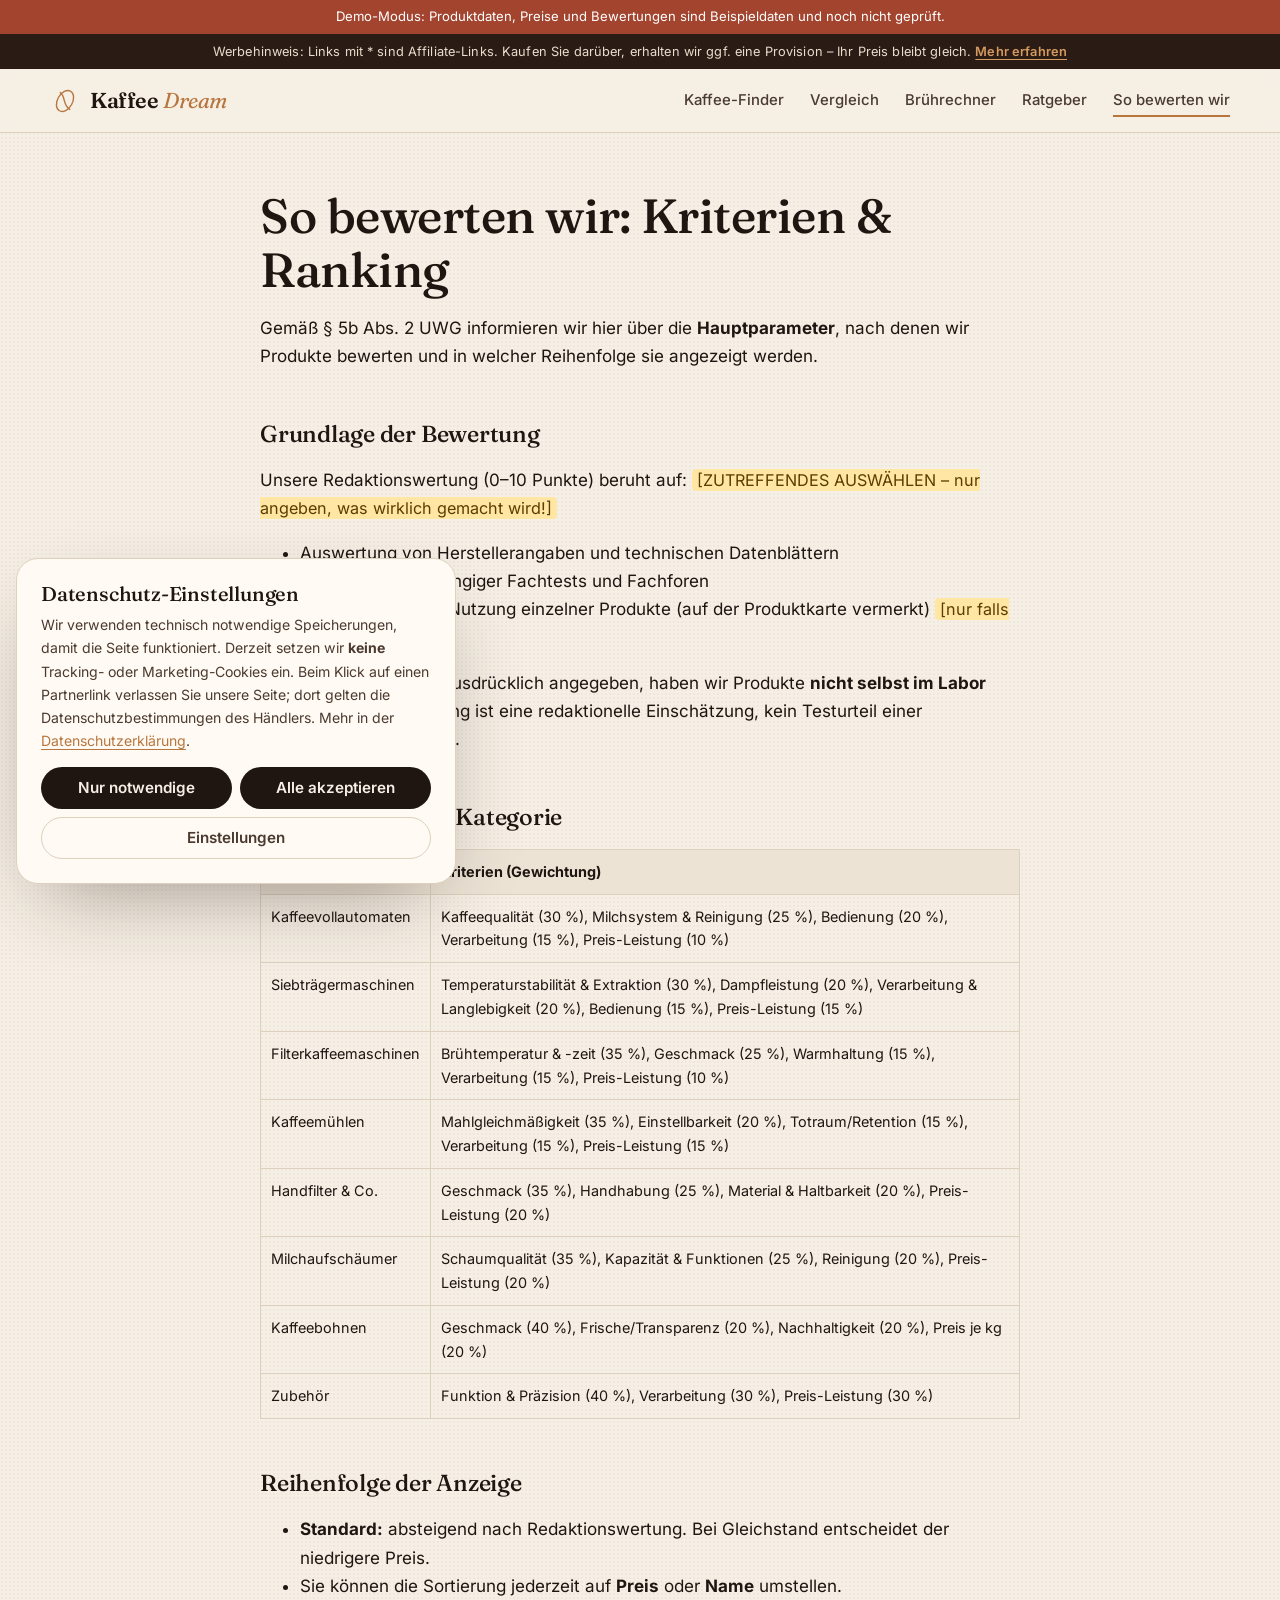
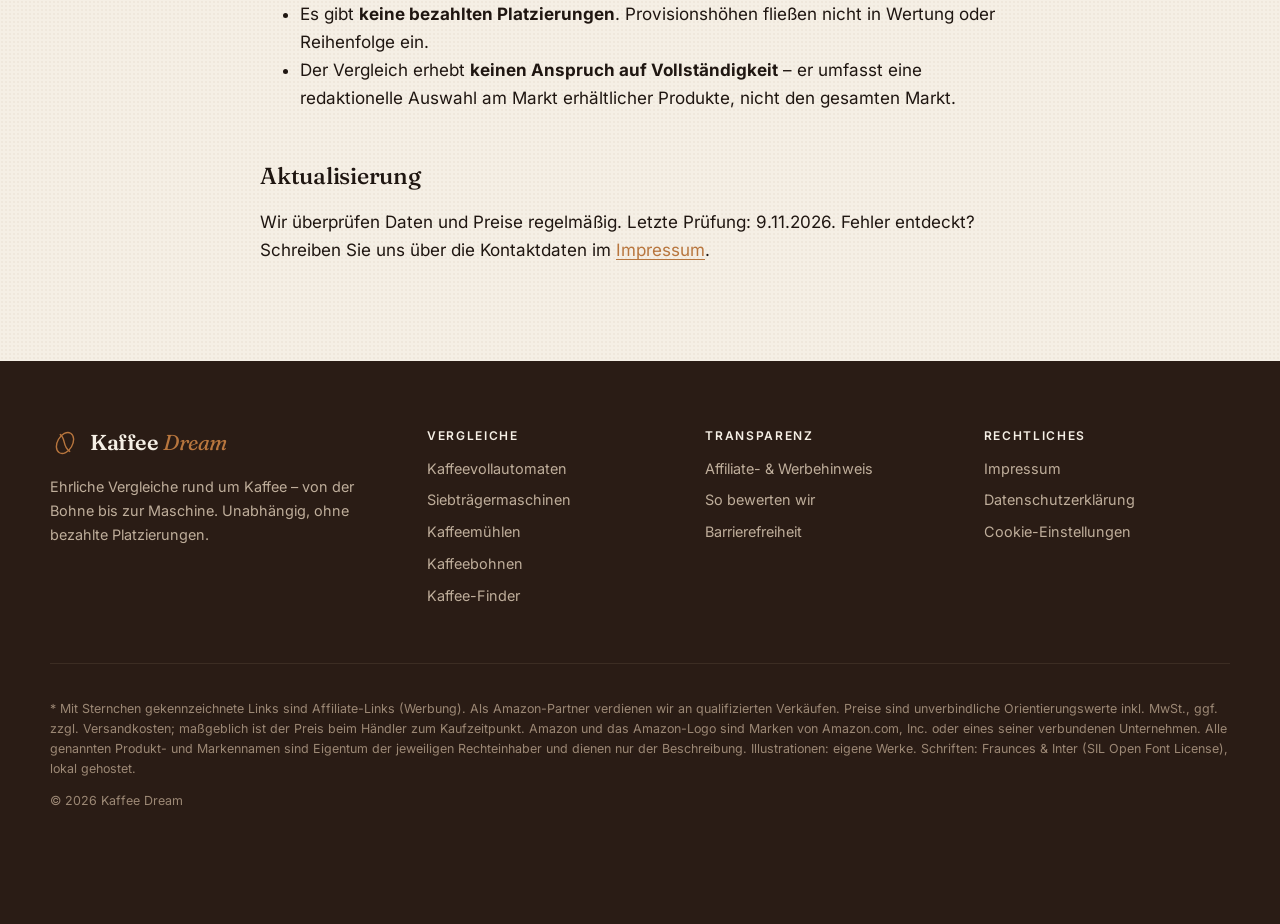
<file: testverfahren.html>
<!DOCTYPE html>
<html lang="de">
<head>
<meta charset="utf-8">
<meta name="viewport" content="width=device-width, initial-scale=1">
<title>So bewerten wir – Kriterien & Ranking | Kaffee Dream</title>
<meta name="description" content="Transparente Bewertungs- und Ranking-Kriterien des Kaffee-Vergleichs nach § 5b UWG.">
<meta name="referrer" content="strict-origin-when-cross-origin">
<meta name="theme-color" content="#2a1c15">
<link rel="preload" href="assets/fonts/fraunces-latin-wght-normal.woff2" as="font" type="font/woff2" crossorigin>
<link rel="preload" href="assets/fonts/inter-latin-wght-normal.woff2" as="font" type="font/woff2" crossorigin>
<link rel="stylesheet" href="assets/css/style.css">
<link rel="icon" href="data:image/svg+xml,%3Csvg xmlns='http://www.w3.org/2000/svg' viewBox='0 0 64 64'%3E%3Ccircle cx='32' cy='32' r='32' fill='%232a1c15'/%3E%3Cellipse cx='32' cy='32' rx='12' ry='19' transform='rotate(30 32 32)' fill='none' stroke='%23d49a5f' stroke-width='4'/%3E%3Cpath d='M24 17c10 7 3 21 16 30' fill='none' stroke='%23d49a5f' stroke-width='4' stroke-linecap='round'/%3E%3C/svg%3E">
</head>
<body>
<a class="skip-link" href="#main">Zum Inhalt springen</a>
<div class="ad-bar" role="note">Werbehinweis: Links mit * sind Affiliate-Links. Kaufen Sie darüber, erhalten wir ggf. eine Provision – Ihr Preis bleibt gleich. <a href="affiliate-hinweis.html">Mehr erfahren</a></div>
<header class="site-header">
  <div class="container">
    <a class="logo" href="index.html" aria-label="Kaffee Dream – Startseite"><svg viewBox="0 0 64 64" fill="none" stroke="currentColor" stroke-width="3" stroke-linecap="round" stroke-linejoin="round" aria-hidden="true"><ellipse cx="32" cy="32" rx="16" ry="24" transform="rotate(30 32 32)"/><path d="M22 14c12 8 4 26 20 36"/></svg><span>Kaffee <em>Dream</em></span></a>
    <button class="nav-toggle" type="button" aria-expanded="false" aria-controls="main-nav">Menü</button>
    <nav class="main-nav" id="main-nav" aria-label="Hauptnavigation"><a href="index.html#finder">Kaffee-Finder</a><a href="index.html#vergleich">Vergleich</a><a href="index.html#brueh-rechner">Brührechner</a><a href="index.html#ratgeber">Ratgeber</a><a href="testverfahren.html" aria-current="page">So bewerten wir</a></nav>
  </div>
</header>
<main id="main" class="narrow legal">
<h1>So bewerten wir: Kriterien &amp; Ranking</h1>
<p>Gemäß § 5b Abs. 2 UWG informieren wir hier über die <strong>Hauptparameter</strong>, nach denen wir Produkte bewerten und in welcher Reihenfolge sie angezeigt werden.</p>

<h2>Grundlage der Bewertung</h2>
<p>Unsere Redaktionswertung (0–10 Punkte) beruht auf: <span class="placeholder">[ZUTREFFENDES AUSWÄHLEN – nur angeben, was wirklich gemacht wird!]</span></p>
<ul>
  <li>Auswertung von Herstellerangaben und technischen Datenblättern</li>
  <li>Recherche unabhängiger Fachtests und Fachforen</li>
  <li>Eigene praktische Nutzung einzelner Produkte (auf der Produktkarte vermerkt) <span class="placeholder">[nur falls zutreffend]</span></li>
</ul>
<p><strong>Wichtig:</strong> Soweit nicht ausdrücklich angegeben, haben wir Produkte <strong>nicht selbst im Labor getestet</strong>. Unsere Wertung ist eine redaktionelle Einschätzung, kein Testurteil einer unabhängigen Prüfstelle.</p>

<h2>Gewichtung nach Kategorie</h2>
<table>
  <thead><tr><th>Kategorie</th><th>Kriterien (Gewichtung)</th></tr></thead>
  <tbody>
    <tr><td>Kaffeevollautomaten</td><td>Kaffeequalität (30 %), Milchsystem &amp; Reinigung (25 %), Bedienung (20 %), Verarbeitung (15 %), Preis-Leistung (10 %)</td></tr>
    <tr><td>Siebträgermaschinen</td><td>Temperaturstabilität &amp; Extraktion (30 %), Dampfleistung (20 %), Verarbeitung &amp; Langlebigkeit (20 %), Bedienung (15 %), Preis-Leistung (15 %)</td></tr>
    <tr><td>Filterkaffeemaschinen</td><td>Brühtemperatur &amp; -zeit (35 %), Geschmack (25 %), Warmhaltung (15 %), Verarbeitung (15 %), Preis-Leistung (10 %)</td></tr>
    <tr><td>Kaffeemühlen</td><td>Mahlgleichmäßigkeit (35 %), Einstellbarkeit (20 %), Totraum/Retention (15 %), Verarbeitung (15 %), Preis-Leistung (15 %)</td></tr>
    <tr><td>Handfilter &amp; Co.</td><td>Geschmack (35 %), Handhabung (25 %), Material &amp; Haltbarkeit (20 %), Preis-Leistung (20 %)</td></tr>
    <tr><td>Milchaufschäumer</td><td>Schaumqualität (35 %), Kapazität &amp; Funktionen (25 %), Reinigung (20 %), Preis-Leistung (20 %)</td></tr>
    <tr><td>Kaffeebohnen</td><td>Geschmack (40 %), Frische/Transparenz (20 %), Nachhaltigkeit (20 %), Preis je kg (20 %)</td></tr>
    <tr><td>Zubehör</td><td>Funktion &amp; Präzision (40 %), Verarbeitung (30 %), Preis-Leistung (30 %)</td></tr>
  </tbody>
</table>

<h2>Reihenfolge der Anzeige</h2>
<ul>
  <li><strong>Standard:</strong> absteigend nach Redaktionswertung. Bei Gleichstand entscheidet der niedrigere Preis.</li>
  <li>Sie können die Sortierung jederzeit auf <strong>Preis</strong> oder <strong>Name</strong> umstellen.</li>
  <li>Es gibt <strong>keine bezahlten Platzierungen</strong>. Provisionshöhen fließen nicht in Wertung oder Reihenfolge ein.</li>
  <li>Der Vergleich erhebt <strong>keinen Anspruch auf Vollständigkeit</strong> – er umfasst eine redaktionelle Auswahl am Markt erhältlicher Produkte, nicht den gesamten Markt.</li>
</ul>

<h2>Aktualisierung</h2>
<p>Wir überprüfen Daten und Preise regelmäßig. Letzte Prüfung: <span data-last-checked>–</span>. Fehler entdeckt? Schreiben Sie uns über die Kontaktdaten im <a href="impressum.html">Impressum</a>.</p>
</main>
<footer class="site-footer">
  <div class="container">
    <div class="footer-top">
      <div>
        <a class="logo" href="index.html"><svg viewBox="0 0 64 64" fill="none" stroke="currentColor" stroke-width="3" stroke-linecap="round" stroke-linejoin="round" aria-hidden="true"><ellipse cx="32" cy="32" rx="16" ry="24" transform="rotate(30 32 32)"/><path d="M22 14c12 8 4 26 20 36"/></svg><span>Kaffee <em>Dream</em></span></a>
        <p>Ehrliche Vergleiche rund um Kaffee – von der Bohne bis zur Maschine. Unabhängig, ohne bezahlte Platzierungen.</p>
      </div>
      <div>
        <h4>Vergleiche</h4>
        <ul>
          <li><a href="index.html#vollautomat">Kaffeevollautomaten</a></li>
          <li><a href="index.html#siebtraeger">Siebträgermaschinen</a></li>
          <li><a href="index.html#muehle">Kaffeemühlen</a></li>
          <li><a href="index.html#bohnen">Kaffeebohnen</a></li>
          <li><a href="index.html#finder">Kaffee-Finder</a></li>
        </ul>
      </div>
      <div>
        <h4>Transparenz</h4>
        <ul>
          <li><a href="affiliate-hinweis.html">Affiliate- &amp; Werbehinweis</a></li>
          <li><a href="testverfahren.html">So bewerten wir</a></li>
          <li><a href="barrierefreiheit.html">Barrierefreiheit</a></li>
        </ul>
      </div>
      <div>
        <h4>Rechtliches</h4>
        <ul>
          <li><a href="impressum.html">Impressum</a></li>
          <li><a href="datenschutz.html">Datenschutzerklärung</a></li>
          <li><button type="button" class="link-button" data-open-consent>Cookie-Einstellungen</button></li>
        </ul>
      </div>
    </div>
    <div class="footer-legal">
      <p>* Mit Sternchen gekennzeichnete Links sind Affiliate-Links (Werbung). Als Amazon-Partner verdienen wir an qualifizierten Verkäufen.
      Preise sind unverbindliche Orientierungswerte inkl. MwSt., ggf. zzgl. Versandkosten; maßgeblich ist der Preis beim Händler zum Kaufzeitpunkt.
      Amazon und das Amazon-Logo sind Marken von Amazon.com, Inc. oder eines seiner verbundenen Unternehmen. Alle genannten Produkt- und Markennamen sind Eigentum der jeweiligen Rechteinhaber und dienen nur der Beschreibung.
      Illustrationen: eigene Werke. Schriften: Fraunces &amp; Inter (SIL Open Font License), lokal gehostet.</p>
      <p>© <span data-year>2026</span> Kaffee Dream</p>
    </div>
  </div>
</footer>
<script src="assets/js/config.js"></script>
<script src="assets/js/icons.js"></script>
<script src="assets/js/consent.js"></script>
<script src="assets/js/site.js"></script>
</body>
</html>
</file>
<file: assets/css/style.css>
/* ──────────────────────────────────────────────────────────────
   Kaffee Dream – Designsystem
   Schriften lokal gehostet (keine Übertragung an Google o. Ä.)
   ────────────────────────────────────────────────────────────── */
@font-face { font-family: "Fraunces"; src: url("../fonts/fraunces-latin-wght-normal.woff2") format("woff2"); font-weight: 100 900; font-style: normal; font-display: swap; }
@font-face { font-family: "Fraunces"; src: url("../fonts/fraunces-latin-wght-italic.woff2") format("woff2"); font-weight: 100 900; font-style: italic; font-display: swap; }
@font-face { font-family: "Inter"; src: url("../fonts/inter-latin-wght-normal.woff2") format("woff2"); font-weight: 100 900; font-style: normal; font-display: swap; }

:root {
  --paper: #f5efe5;
  --paper-2: #ece3d5;
  --card: #fffaf3;
  --ink: #1f1611;
  --ink-2: #4b3a2f;
  --muted: #7a6656;
  --line: #ddd0bd;
  --espresso: #2a1c15;
  --crema: #b8763e;
  --crema-2: #d49a5f;
  --crema-soft: #f3e1cb;
  --sage: #4f6b4a;
  --rust: #a3442f;
  --on-dark: #f5efe5;
  --radius: 18px;
  --radius-sm: 10px;
  --shadow: 0 1px 2px rgba(42, 28, 21, .06), 0 8px 24px -12px rgba(42, 28, 21, .18);
  --shadow-lg: 0 30px 80px -30px rgba(42, 28, 21, .45);
  --serif: "Fraunces", Georgia, "Times New Roman", serif;
  --sans: "Inter", system-ui, -apple-system, "Segoe UI", Roboto, Arial, sans-serif;
  --ease: cubic-bezier(.2, .7, .2, 1);
}
@media (prefers-color-scheme: dark) {
  :root {
    --paper: #15100c; --paper-2: #1d1611; --card: #211912; --ink: #f2e8dc; --ink-2: #d9c9b7; --muted: #a8927f;
    --line: #3a2d23; --espresso: #0e0a08; --crema: #d99a5c; --crema-2: #e8b47c; --crema-soft: #3a2a1b;
    --sage: #8fb487; --rust: #e58a72; --on-dark: #f2e8dc;
    --shadow: 0 1px 2px rgba(0,0,0,.3), 0 8px 24px -12px rgba(0,0,0,.6);
  }
}

* { box-sizing: border-box; }
html { scroll-behavior: smooth; -webkit-text-size-adjust: 100%; }
body {
  margin: 0; font-family: var(--sans); font-size: 17px; line-height: 1.65; color: var(--ink);
  background: var(--paper);
  /* dezente Papierstruktur */
  background-image: radial-gradient(rgba(120, 90, 60, .05) 1px, transparent 1px);
  background-size: 4px 4px;
  -webkit-font-smoothing: antialiased;
}
h1, h2, h3, h4 { font-family: var(--serif); font-weight: 600; line-height: 1.12; letter-spacing: -.01em; color: var(--ink); font-variation-settings: "SOFT" 50, "WONK" 0; }
a { color: var(--crema); text-underline-offset: 3px; }
a:hover { color: var(--ink); }
img, svg { max-width: 100%; }
.container { width: min(1180px, 100% - 40px); margin-inline: auto; }
.narrow { width: min(760px, 100% - 40px); margin-inline: auto; }
.sr-only { position: absolute !important; width: 1px; height: 1px; overflow: hidden; clip: rect(0 0 0 0); white-space: nowrap; }
.skip-link { position: absolute; left: -9999px; top: 8px; background: var(--ink); color: var(--paper); padding: 10px 16px; border-radius: 8px; z-index: 1000; }
.skip-link:focus { left: 8px; }
:focus-visible { outline: 3px solid var(--crema); outline-offset: 3px; border-radius: 4px; }
.eyebrow { font-family: var(--sans); text-transform: uppercase; letter-spacing: .16em; font-size: .72rem; font-weight: 700; color: var(--crema); margin: 0 0 12px; }
.lead { font-size: 1.15rem; color: var(--ink-2); max-width: 640px; }
em.hand { font-family: var(--serif); font-style: italic; font-weight: 400; color: var(--crema); }

/* ─── Hinweisleisten ─── */
.ad-bar { background: var(--espresso); color: #e9dccb; font-size: .8rem; text-align: center; padding: 7px 16px; letter-spacing: .01em; }
.ad-bar a { color: var(--crema-2); font-weight: 600; }
.demo-bar { background: var(--rust); color: #fff; font-size: .82rem; text-align: center; padding: 6px 16px; }

/* ─── Header ─── */
.site-header { position: sticky; top: 0; z-index: 50; background: color-mix(in srgb, var(--paper) 88%, transparent); backdrop-filter: saturate(1.4) blur(10px); -webkit-backdrop-filter: saturate(1.4) blur(10px); border-bottom: 1px solid var(--line); }
.site-header .container { display: flex; align-items: center; justify-content: space-between; gap: 16px; padding-block: 14px; }
.logo { display: flex; align-items: center; gap: 10px; text-decoration: none; color: var(--ink); font-family: var(--serif); font-size: 1.35rem; font-weight: 600; letter-spacing: -.02em; }
.logo svg { width: 30px; height: 30px; color: var(--crema); }
.logo span em { font-style: italic; font-weight: 400; color: var(--crema); }
.main-nav { display: flex; gap: 26px; align-items: center; }
.main-nav a { text-decoration: none; color: var(--ink-2); font-size: .93rem; font-weight: 500; position: relative; }
.main-nav a::after { content: ""; position: absolute; left: 0; right: 0; bottom: -4px; height: 2px; background: var(--crema); transform: scaleX(0); transition: transform .25s var(--ease); transform-origin: left; }
.main-nav a:hover::after, .main-nav a[aria-current="page"]::after { transform: scaleX(1); }
.nav-toggle { display: none; background: none; border: 1px solid var(--line); border-radius: 10px; padding: 8px 10px; color: var(--ink); cursor: pointer; }
@media (max-width: 820px) {
  .nav-toggle { display: inline-flex; }
  .main-nav { display: none; position: absolute; top: 100%; left: 0; right: 0; flex-direction: column; align-items: flex-start; gap: 0; background: var(--paper); border-bottom: 1px solid var(--line); padding: 8px 20px 16px; }
  .main-nav.open { display: flex; }
  .main-nav a { padding: 10px 0; width: 100%; border-bottom: 1px solid var(--line); }
  .main-nav a::after { display: none; }
}

/* ─── Buttons ─── */
.btn { display: inline-flex; align-items: center; justify-content: center; gap: 8px; border: 1px solid transparent; border-radius: 999px; padding: 12px 22px; font: 600 .95rem/1.2 var(--sans); cursor: pointer; text-decoration: none; transition: transform .2s var(--ease), background .2s, box-shadow .2s, color .2s; white-space: nowrap; }
.btn:active { transform: translateY(1px); }
.btn-dark { background: var(--ink); color: var(--paper); }
.btn-dark:hover { background: var(--crema); color: #fff; }
.btn-crema { background: var(--crema); color: #fff; box-shadow: 0 6px 18px -8px rgba(184, 118, 62, .8); }
.btn-crema:hover { background: var(--ink); color: var(--paper); }
.btn-outline { border-color: var(--ink); color: var(--ink); background: transparent; }
.btn-outline:hover { background: var(--ink); color: var(--paper); }
.btn-ghost { color: var(--ink-2); background: transparent; border-color: var(--line); }
.btn-ghost:hover { border-color: var(--ink); color: var(--ink); }
.btn-sm { padding: 8px 14px; font-size: .85rem; }
.btn svg { width: 16px; height: 16px; }
@media (prefers-color-scheme: dark) { .btn-crema, .btn-crema:hover { color: #1a120c; } .btn-dark:hover { color: #1a120c; } }

/* ─── Hero ─── */
.hero { padding: 72px 0 56px; position: relative; overflow: hidden; }
.hero-grid { display: grid; grid-template-columns: 1.15fr .85fr; gap: 48px; align-items: center; }
.hero h1 { font-size: clamp(2.4rem, 5.6vw, 4.4rem); margin: 0 0 20px; font-weight: 500; letter-spacing: -.025em; }
.hero h1 em { font-style: italic; color: var(--crema); font-weight: 400; }
.hero-actions { display: flex; gap: 12px; flex-wrap: wrap; margin: 28px 0 32px; }
.trust { display: flex; flex-wrap: wrap; gap: 10px 22px; padding: 0; margin: 0; list-style: none; font-size: .87rem; color: var(--ink-2); }
.trust li { display: flex; align-items: center; gap: 8px; }
.trust svg { width: 18px; height: 18px; color: var(--sage); flex: none; }
.hero-art { position: relative; aspect-ratio: 1; max-width: 460px; justify-self: center; width: 100%; }
.hero-art .disc { position: absolute; inset: 6%; border-radius: 50%; background: radial-gradient(circle at 35% 30%, var(--crema-soft), var(--paper-2) 70%); }
.hero-art svg.cup { position: relative; width: 100%; height: 100%; color: var(--ink); }
.steam path { stroke-dasharray: 6 10; animation: steam 3.6s linear infinite; opacity: .55; }
.steam path:nth-child(2) { animation-delay: -1.2s; }
.steam path:nth-child(3) { animation-delay: -2.4s; }
@keyframes steam { from { stroke-dashoffset: 0; } to { stroke-dashoffset: -64; } }
.stamp { position: absolute; right: 2%; bottom: 8%; width: 118px; height: 118px; animation: spin 24s linear infinite; color: var(--crema); }
@keyframes spin { to { transform: rotate(360deg); } }
@media (prefers-reduced-motion: reduce) { .steam path, .stamp { animation: none; } html { scroll-behavior: auto; } }
@media (max-width: 860px) { .hero-grid { grid-template-columns: 1fr; } .hero-art { max-width: 240px; order: -1; } .stamp { width: 84px; height: 84px; right: -4%; } .hero { padding-top: 28px; } }

.disclosure { display: flex; gap: 14px; align-items: flex-start; background: var(--card); border: 1px solid var(--line); border-radius: var(--radius); padding: 16px 20px; font-size: .9rem; color: var(--ink-2); box-shadow: var(--shadow); }
.disclosure svg { flex: none; width: 22px; height: 22px; color: var(--crema); margin-top: 2px; }

/* ─── Sektionen ─── */
.section { padding: 88px 0; }
.section-head { display: flex; justify-content: space-between; align-items: end; gap: 24px; margin-bottom: 36px; flex-wrap: wrap; }
.section-head h2 { font-size: clamp(1.9rem, 3.6vw, 2.8rem); margin: 0; font-weight: 500; }
.section-head h2 em { font-style: italic; color: var(--crema); font-weight: 400; }
.section-head p { margin: 8px 0 0; color: var(--ink-2); max-width: 560px; }
.section.dark { background: var(--espresso); color: var(--on-dark); }
.section.dark h2, .section.dark h3 { color: var(--on-dark); }
.section.dark .section-head p, .section.dark .muted { color: #cdbba7; }
.section.tint { background: var(--paper-2); }
.rule { border: 0; border-top: 1px solid var(--line); margin: 0; }

/* ─── Kaffee-Finder ─── */
.finder { background: var(--card); border: 1px solid var(--line); border-radius: 28px; box-shadow: var(--shadow); overflow: hidden; display: grid; grid-template-columns: 300px 1fr; min-height: 460px; }
.finder-side { background: var(--espresso); color: var(--on-dark); padding: 36px 30px; display: flex; flex-direction: column; gap: 18px; }
.finder-side h3 { color: var(--on-dark); font-size: 1.6rem; margin: 0; font-weight: 500; }
.finder-side p { color: #cdbba7; margin: 0; font-size: .95rem; }
.steps { list-style: none; padding: 0; margin: 12px 0 0; display: grid; gap: 10px; counter-reset: s; }
.steps li { display: flex; align-items: center; gap: 12px; font-size: .9rem; color: #a8927f; }
.steps li::before { counter-increment: s; content: counter(s); width: 28px; height: 28px; border-radius: 50%; border: 1px solid #5a463a; display: grid; place-items: center; font-size: .8rem; flex: none; }
.steps li.active { color: var(--on-dark); }
.steps li.active::before { background: var(--crema); border-color: var(--crema); color: #fff; }
.steps li.done::before { content: "✓"; background: #3c2d23; border-color: #3c2d23; color: var(--crema-2); }
.finder-main { padding: 36px 40px; display: flex; flex-direction: column; }
.finder-q { font-family: var(--serif); font-size: clamp(1.4rem, 2.6vw, 1.9rem); margin: 0 0 22px; font-weight: 500; }
.options { display: grid; grid-template-columns: repeat(auto-fit, minmax(200px, 1fr)); gap: 12px; }
.option { text-align: left; background: var(--paper); border: 1.5px solid var(--line); border-radius: 16px; padding: 18px; cursor: pointer; font: inherit; color: var(--ink); transition: border-color .2s, transform .2s var(--ease), box-shadow .2s; display: flex; flex-direction: column; gap: 6px; }
.option:hover { border-color: var(--crema); transform: translateY(-2px); box-shadow: var(--shadow); }
.option[aria-pressed="true"] { border-color: var(--crema); background: var(--crema-soft); }
.option .o-icon { font-size: 1.6rem; line-height: 1; }
.option strong { font-size: 1rem; }
.option span { font-size: .85rem; color: var(--muted); }
.finder-nav { display: flex; justify-content: space-between; margin-top: auto; padding-top: 26px; gap: 10px; }
.progress { height: 4px; background: var(--paper-2); border-radius: 99px; overflow: hidden; margin-bottom: 26px; }
.progress span { display: block; height: 100%; background: var(--crema); transition: width .4s var(--ease); }
.result-head { display: flex; gap: 18px; align-items: center; margin-bottom: 18px; }
.result-head .cat-art { width: 76px; height: 76px; flex: none; }
.result-head h3 { margin: 0; font-size: 1.7rem; font-weight: 500; }
.result-why { color: var(--ink-2); margin: 0 0 18px; }
.mini-list { display: grid; gap: 10px; margin-bottom: 20px; }
.mini { display: grid; grid-template-columns: auto 1fr auto; gap: 14px; align-items: center; padding: 12px 14px; background: var(--paper); border: 1px solid var(--line); border-radius: 14px; }
.mini .m-score { font-family: var(--serif); font-size: 1.4rem; font-weight: 600; color: var(--crema); min-width: 44px; }
.mini .m-name { font-weight: 600; line-height: 1.3; }
.mini .m-name small { display: block; color: var(--muted); font-weight: 400; }
@media (max-width: 820px) {
  .finder { grid-template-columns: 1fr; }
  .finder-side { padding: 24px; }
  .steps { display: flex; gap: 8px; }
  .steps li { font-size: 0; gap: 0; }
  .finder-main { padding: 26px 22px; }
  .mini { grid-template-columns: auto 1fr; }
  .mini .btn { grid-column: 1 / -1; }
}

/* ─── Vergleich ─── */
.tabs { display: flex; gap: 8px; overflow-x: auto; padding: 4px 2px 14px; scrollbar-width: none; }
.tabs::-webkit-scrollbar { display: none; }
.tab { position: relative; flex: 0 0 auto; display: inline-flex; align-items: center; gap: 8px; border: 1px solid var(--line); background: var(--card); color: var(--ink-2); padding: 10px 18px; border-radius: 999px; cursor: pointer; font: 500 .92rem var(--sans); transition: all .2s; }
.tab svg { width: 20px; height: 20px; }
.tab:hover { border-color: var(--ink); color: var(--ink); }
.tab[aria-selected="true"] { background: var(--ink); color: var(--paper); border-color: var(--ink); }
.toolbar { display: flex; gap: 12px; flex-wrap: wrap; align-items: end; margin: 8px 0 18px; }
.field { display: flex; flex-direction: column; gap: 6px; font-size: .78rem; font-weight: 600; letter-spacing: .04em; text-transform: uppercase; color: var(--muted); }
.field input, .field select { font: 400 .95rem var(--sans); text-transform: none; letter-spacing: 0; padding: 11px 14px; border-radius: 12px; border: 1px solid var(--line); background: var(--card); color: var(--ink); min-width: 170px; }
.field.grow { flex: 1 1 260px; }
.field.grow input { width: 100%; }
.cat-intro { color: var(--ink-2); margin: 0 0 6px; max-width: 720px; }
.result-count { font-size: .85rem; color: var(--muted); margin: 0 0 18px; }
.grid { display: grid; grid-template-columns: repeat(auto-fill, minmax(320px, 1fr)); gap: 22px; }
@media (max-width: 400px) { .grid { grid-template-columns: 1fr; } }

.card { background: var(--card); border: 1px solid var(--line); border-radius: var(--radius); box-shadow: var(--shadow); display: flex; flex-direction: column; overflow: hidden; transition: transform .3s var(--ease), box-shadow .3s; }
.card:hover { transform: translateY(-4px); box-shadow: var(--shadow-lg); }
.card-top { position: relative; background: linear-gradient(160deg, var(--paper-2), var(--crema-soft)); padding: 22px 22px 18px; display: flex; justify-content: space-between; align-items: flex-start; gap: 12px; min-height: 132px; }
.card-top .cat-art { width: 84px; height: 84px; color: var(--ink); opacity: .9; }
.rank { font-family: var(--serif); font-size: 2.6rem; line-height: 1; font-weight: 300; color: var(--crema); font-style: italic; }
.badge { position: absolute; left: 22px; bottom: -13px; background: var(--ink); color: var(--paper); font-size: .72rem; font-weight: 700; letter-spacing: .06em; text-transform: uppercase; padding: 6px 12px; border-radius: 999px; }
.card-body { padding: 26px 22px 22px; display: flex; flex-direction: column; gap: 14px; flex: 1; }
.card .brand { color: var(--muted); font-size: .75rem; font-weight: 700; text-transform: uppercase; letter-spacing: .12em; }
.card h3 { margin: 2px 0 0; font-size: 1.32rem; font-weight: 500; }
.score { display: flex; align-items: center; gap: 14px; }
.ring { --v: 80; width: 58px; height: 58px; border-radius: 50%; background: conic-gradient(var(--crema) calc(var(--v) * 1%), var(--paper-2) 0); display: grid; place-items: center; flex: none; }
.ring b { width: 46px; height: 46px; border-radius: 50%; background: var(--card); display: grid; place-items: center; font-family: var(--serif); font-size: 1.05rem; font-weight: 600; }
.score-label { font-size: .8rem; color: var(--muted); line-height: 1.4; }
.bestfor { font-size: .92rem; border-left: 3px solid var(--crema); padding: 2px 0 2px 12px; color: var(--ink-2); }
.bestfor strong { color: var(--ink); }
details.more { border-top: 1px solid var(--line); padding-top: 10px; }
details.more summary { cursor: pointer; font-size: .88rem; font-weight: 600; color: var(--ink-2); list-style: none; display: flex; justify-content: space-between; }
details.more summary::-webkit-details-marker { display: none; }
details.more summary::after { content: "+"; font-size: 1.1rem; color: var(--crema); }
details.more[open] summary::after { content: "–"; }
.specs { width: 100%; border-collapse: collapse; font-size: .86rem; margin-top: 10px; }
.specs th { text-align: left; color: var(--muted); font-weight: 500; padding: 6px 10px 6px 0; width: 46%; vertical-align: top; }
.specs td { padding: 6px 0; }
.specs tr + tr { border-top: 1px dashed var(--line); }
.proscons { display: grid; grid-template-columns: 1fr 1fr; gap: 12px; font-size: .86rem; }
.proscons h4 { font-family: var(--sans); font-size: .72rem; text-transform: uppercase; letter-spacing: .1em; margin: 0 0 6px; color: var(--muted); }
.proscons ul { margin: 0; padding: 0; list-style: none; }
.proscons li { padding-left: 20px; position: relative; margin-bottom: 4px; line-height: 1.4; }
.pros li::before { content: "+"; position: absolute; left: 2px; color: var(--sage); font-weight: 800; }
.cons li::before { content: "–"; position: absolute; left: 3px; color: var(--rust); font-weight: 800; }
.price-row { display: flex; justify-content: space-between; align-items: baseline; gap: 10px; margin-top: auto; padding-top: 6px; }
.price { font-family: var(--serif); font-size: 1.5rem; font-weight: 600; }
.price small { font-family: var(--sans); font-size: .78rem; font-weight: 400; color: var(--muted); }
.tier { font-size: .85rem; letter-spacing: .1em; color: var(--crema); }
.tier i { font-style: normal; opacity: .25; }
.price-note { font-size: .72rem; color: var(--muted); line-height: 1.4; margin: 0; }
.card-actions { display: flex; gap: 10px; align-items: center; flex-wrap: wrap; }
.card-actions .btn-crema { flex: 1; }
.compare-toggle { display: inline-flex; align-items: center; gap: 8px; font-size: .85rem; color: var(--ink-2); cursor: pointer; padding: 8px 12px; border: 1px solid var(--line); border-radius: 999px; user-select: none; }
.compare-toggle input { accent-color: var(--crema); width: 16px; height: 16px; }
.ad-note { font-size: .72rem; color: var(--muted); }
.ad-note a { color: inherit; }
.empty { padding: 50px 20px; text-align: center; color: var(--muted); border: 1px dashed var(--line); border-radius: var(--radius); grid-column: 1 / -1; }

/* Vergleichsleiste & Dialog */
.compare-bar { position: fixed; left: 50%; bottom: 18px; transform: translate(-50%, 140%); background: var(--ink); color: var(--paper); padding: 10px 10px 10px 22px; border-radius: 999px; z-index: 60; transition: transform .35s var(--ease); display: flex; align-items: center; gap: 14px; box-shadow: var(--shadow-lg); max-width: calc(100% - 24px); }
.compare-bar.visible { transform: translate(-50%, 0); }
.compare-bar .btn-ghost { color: var(--paper); border-color: rgba(255,255,255,.25); }
.compare-bar #compare-count { font-size: .9rem; white-space: nowrap; }
@media (max-width: 520px) { .compare-bar { padding-left: 16px; gap: 8px; } .compare-bar #compare-count { font-size: .78rem; white-space: normal; } }
dialog { border: 0; border-radius: 24px; padding: 0; width: min(1100px, 96vw); max-height: 90vh; background: var(--card); color: var(--ink); box-shadow: var(--shadow-lg); }
dialog::backdrop { background: rgba(20, 12, 8, .6); backdrop-filter: blur(3px); }
.dialog-head { display: flex; justify-content: space-between; align-items: center; padding: 18px 24px; border-bottom: 1px solid var(--line); position: sticky; top: 0; background: var(--card); z-index: 1; }
.dialog-head h2 { margin: 0; font-size: 1.5rem; font-weight: 500; }
.dialog-body { padding: 8px 24px 24px; overflow-x: auto; }
.compare-table { border-collapse: collapse; width: 100%; min-width: 620px; font-size: .9rem; }
.compare-table th, .compare-table td { border-bottom: 1px solid var(--line); padding: 12px 10px; text-align: left; vertical-align: top; }
.compare-table thead th { font-family: var(--serif); font-size: 1.05rem; font-weight: 600; }
.compare-table thead th small { display: block; font-family: var(--sans); font-size: .72rem; text-transform: uppercase; letter-spacing: .1em; color: var(--muted); font-weight: 600; }
.compare-table tbody th { color: var(--muted); font-weight: 500; width: 170px; }
.best { color: var(--sage); font-weight: 700; }
.best::after { content: " ★"; font-size: .8em; }

/* ─── Brührechner ─── */
.brew { display: grid; grid-template-columns: 1fr 1fr; gap: 28px; align-items: stretch; }
.brew-panel { background: rgba(255,255,255,.04); border: 1px solid #3c2d23; border-radius: 24px; padding: 30px; }
.methods { display: grid; grid-template-columns: repeat(3, 1fr); gap: 8px; margin-bottom: 24px; }
.method { background: transparent; border: 1px solid #4a392d; color: #e3d4c2; border-radius: 12px; padding: 12px 8px; cursor: pointer; font: 500 .85rem var(--sans); display: flex; flex-direction: column; align-items: center; gap: 6px; transition: all .2s; }
.method svg { width: 30px; height: 30px; }
.method:hover { border-color: var(--crema-2); }
.method[aria-pressed="true"] { background: var(--crema); border-color: var(--crema); color: #fff; }
.slider { margin-bottom: 22px; }
.slider label { display: flex; justify-content: space-between; font-size: .9rem; color: #cdbba7; margin-bottom: 10px; }
.slider label output { color: var(--on-dark); font-weight: 700; }
input[type="range"] { -webkit-appearance: none; appearance: none; width: 100%; height: 6px; border-radius: 99px; background: #3c2d23; outline-offset: 6px; }
input[type="range"]::-webkit-slider-thumb { -webkit-appearance: none; width: 22px; height: 22px; border-radius: 50%; background: var(--crema-2); border: 4px solid var(--espresso); box-shadow: 0 0 0 1px var(--crema-2); cursor: pointer; }
input[type="range"]::-moz-range-thumb { width: 16px; height: 16px; border-radius: 50%; background: var(--crema-2); border: 4px solid var(--espresso); cursor: pointer; }
.brew-out { display: grid; grid-template-columns: 1fr 1fr; gap: 1px; background: #3c2d23; border-radius: 18px; overflow: hidden; }
.brew-out div { background: var(--espresso); padding: 20px; }
.brew-out dt { font-size: .72rem; text-transform: uppercase; letter-spacing: .12em; color: #a8927f; margin-bottom: 6px; }
.brew-out dd { margin: 0; font-family: var(--serif); font-size: 1.9rem; color: var(--on-dark); line-height: 1.1; }
.brew-out dd small { font-family: var(--sans); font-size: .85rem; color: #cdbba7; }
.brew-out .wide { grid-column: 1 / -1; }
.timer { display: flex; align-items: center; justify-content: space-between; gap: 16px; margin-top: 18px; padding: 18px 20px; border: 1px solid #3c2d23; border-radius: 18px; }
.timer-time { font-family: var(--serif); font-size: 2.4rem; font-variant-numeric: tabular-nums; color: var(--on-dark); }
.timer-step { font-size: .88rem; color: #cdbba7; }
.timer .btn-crema { min-width: 110px; }
@media (max-width: 860px) { .brew { grid-template-columns: 1fr; } .brew-panel { padding: 22px; } }

/* ─── Ratgeber / Editorial ─── */
.guide-grid { display: grid; grid-template-columns: repeat(4, 1fr); gap: 18px; }
.guide { background: var(--card); border: 1px solid var(--line); border-radius: var(--radius); padding: 26px 22px; display: flex; flex-direction: column; gap: 10px; }
.guide .num { font-family: var(--serif); font-style: italic; color: var(--crema); font-size: 1.8rem; line-height: 1; }
.guide h3 { margin: 0; font-size: 1.2rem; font-weight: 500; }
.guide p { margin: 0; font-size: .93rem; color: var(--ink-2); }
.guide a { margin-top: auto; font-size: .88rem; font-weight: 600; }
@media (max-width: 960px) { .guide-grid { grid-template-columns: 1fr 1fr; } }
@media (max-width: 560px) { .guide-grid { grid-template-columns: 1fr; } }

.roast { display: grid; grid-template-columns: repeat(5, 1fr); gap: 0; border-radius: var(--radius); overflow: hidden; margin-top: 30px; border: 1px solid var(--line); }
.roast button { border: 0; padding: 22px 12px 18px; cursor: pointer; font: 600 .85rem var(--sans); color: #fff; text-align: left; display: flex; flex-direction: column; gap: 30px; transition: flex .3s; min-height: 120px; }
.roast button[aria-pressed="true"] { box-shadow: inset 0 -5px 0 rgba(255,255,255,.85); }
.roast-info { background: var(--card); border: 1px solid var(--line); border-top: 0; border-radius: 0 0 var(--radius) var(--radius); padding: 18px 22px; margin-top: -1px; min-height: 92px; }
.roast-info h4 { margin: 0 0 4px; font-size: 1.15rem; }
.roast-info p { margin: 0; color: var(--ink-2); font-size: .93rem; }
.roast-wrap .roast { border-radius: var(--radius) var(--radius) 0 0; }
@media (max-width: 600px) { .roast button { font-size: .7rem; padding: 14px 6px; min-height: 90px; } }

.faq { display: grid; gap: 0; border-top: 1px solid var(--line); }
.faq details { border-bottom: 1px solid var(--line); padding: 20px 4px; }
.faq summary { cursor: pointer; font-family: var(--serif); font-size: 1.2rem; font-weight: 500; list-style: none; display: flex; justify-content: space-between; gap: 20px; }
.faq summary::-webkit-details-marker { display: none; }
.faq summary::after { content: "+"; color: var(--crema); font-size: 1.5rem; line-height: 1; transition: transform .25s; }
.faq details[open] summary::after { transform: rotate(45deg); }
.faq p { margin: 12px 0 0; color: var(--ink-2); max-width: 720px; }

.about { display: grid; grid-template-columns: 220px 1fr; gap: 40px; align-items: center; }
.about-photo { aspect-ratio: 1; border-radius: 50%; background: var(--crema-soft); border: 1px dashed var(--crema); display: grid; place-items: center; text-align: center; font-size: .8rem; color: var(--muted); padding: 20px; }
.about blockquote { margin: 0; font-family: var(--serif); font-size: clamp(1.25rem, 2.4vw, 1.6rem); line-height: 1.45; font-weight: 400; }
.about cite { display: block; margin-top: 16px; font-style: normal; font-size: .9rem; color: var(--muted); }
@media (max-width: 700px) { .about { grid-template-columns: 1fr; } .about-photo { width: 160px; } }

/* ─── Rechtstexte ─── */
.legal { padding: 56px 0 80px; }
.legal h1 { font-size: clamp(2rem, 4vw, 3rem); font-weight: 500; margin: 0 0 12px; }
.legal h2 { margin-top: 2.2em; font-size: 1.45rem; font-weight: 500; }
.legal h3 { margin-top: 1.6em; font-size: 1.1rem; }
.legal .placeholder { background: #ffe6a3; color: #5b3d00; padding: 1px 5px; border-radius: 4px; font-size: .95em; }
.legal table { border-collapse: collapse; width: 100%; font-size: .9rem; display: block; overflow-x: auto; }
.legal td, .legal th { border: 1px solid var(--line); padding: 10px; text-align: left; vertical-align: top; }
.legal th { background: var(--paper-2); }
.legal code { background: var(--paper-2); padding: 1px 6px; border-radius: 4px; font-size: .88em; }
.disclosure-box { background: var(--crema-soft); border: 1px solid var(--line); border-left: 4px solid var(--crema); border-radius: 12px; padding: 14px 18px; font-size: .92rem; margin: 18px 0; }
.link-button { background: none; border: 0; padding: 0; font: inherit; color: inherit; text-decoration: underline; cursor: pointer; }

/* ─── Footer ─── */
.site-footer { background: var(--espresso); color: #bfae9b; padding: 64px 0 100px; font-size: .9rem; }
.footer-top { display: grid; grid-template-columns: 1.4fr 1fr 1fr 1fr; gap: 32px; }
.site-footer .logo { color: var(--on-dark); margin-bottom: 12px; }
.site-footer h4 { color: var(--on-dark); font-family: var(--sans); font-size: .75rem; text-transform: uppercase; letter-spacing: .14em; margin: 4px 0 14px; }
.site-footer ul { list-style: none; padding: 0; margin: 0; }
.site-footer li { margin-bottom: 8px; }
.site-footer a, .site-footer .link-button { color: #bfae9b; text-decoration: none; }
.site-footer a:hover, .site-footer .link-button:hover { color: var(--crema-2); }
.footer-legal { margin-top: 48px; padding-top: 22px; border-top: 1px solid #3c2d23; font-size: .78rem; line-height: 1.6; color: #9c8875; }
@media (max-width: 820px) { .footer-top { grid-template-columns: 1fr 1fr; } }
@media (max-width: 480px) { .footer-top { grid-template-columns: 1fr; } }

/* ─── Cookie-Banner ─── */
.consent { position: fixed; left: 16px; bottom: 16px; max-width: 440px; width: calc(100% - 32px); background: var(--card); color: var(--ink); border: 1px solid var(--line); border-radius: 22px; box-shadow: var(--shadow-lg); padding: 24px; z-index: 100; animation: rise .4s var(--ease); }
@keyframes rise { from { opacity: 0; transform: translateY(20px); } }
.consent[hidden] { display: none; }
.consent h2 { margin: 0 0 8px; font-size: 1.25rem; font-weight: 500; }
.consent p { margin: 0 0 14px; font-size: .88rem; color: var(--ink-2); }
.consent-options { display: none; margin: 4px 0 14px; }
.consent.show-options .consent-options { display: block; }
.consent-options label { display: flex; gap: 10px; align-items: flex-start; padding: 10px 0; border-top: 1px solid var(--line); font-size: .86rem; }
.consent-options input { accent-color: var(--crema); margin-top: 4px; }
.consent-actions { display: grid; grid-template-columns: 1fr 1fr; gap: 8px; }
.consent-actions .btn { padding: 11px 12px; }
.consent-actions .btn-ghost { grid-column: 1 / -1; }
/* "Ablehnen" und "Akzeptieren" bewusst gleichwertig (keine Dark Patterns) */
.consent-actions .btn-accept, .consent-actions .btn-reject { background: var(--ink); color: var(--paper); }

/* ─── Scroll-Reveal ─── */
.reveal { opacity: 0; transform: translateY(18px); transition: opacity .7s var(--ease), transform .7s var(--ease); }
.reveal.in { opacity: 1; transform: none; }
@media (prefers-reduced-motion: reduce) { .reveal { opacity: 1; transform: none; transition: none; } }

@media print { .site-header, .compare-bar, .consent, .tabs, .toolbar, .ad-bar { display: none !important; } }
[id] { scroll-margin-top: 90px; }
</file>
